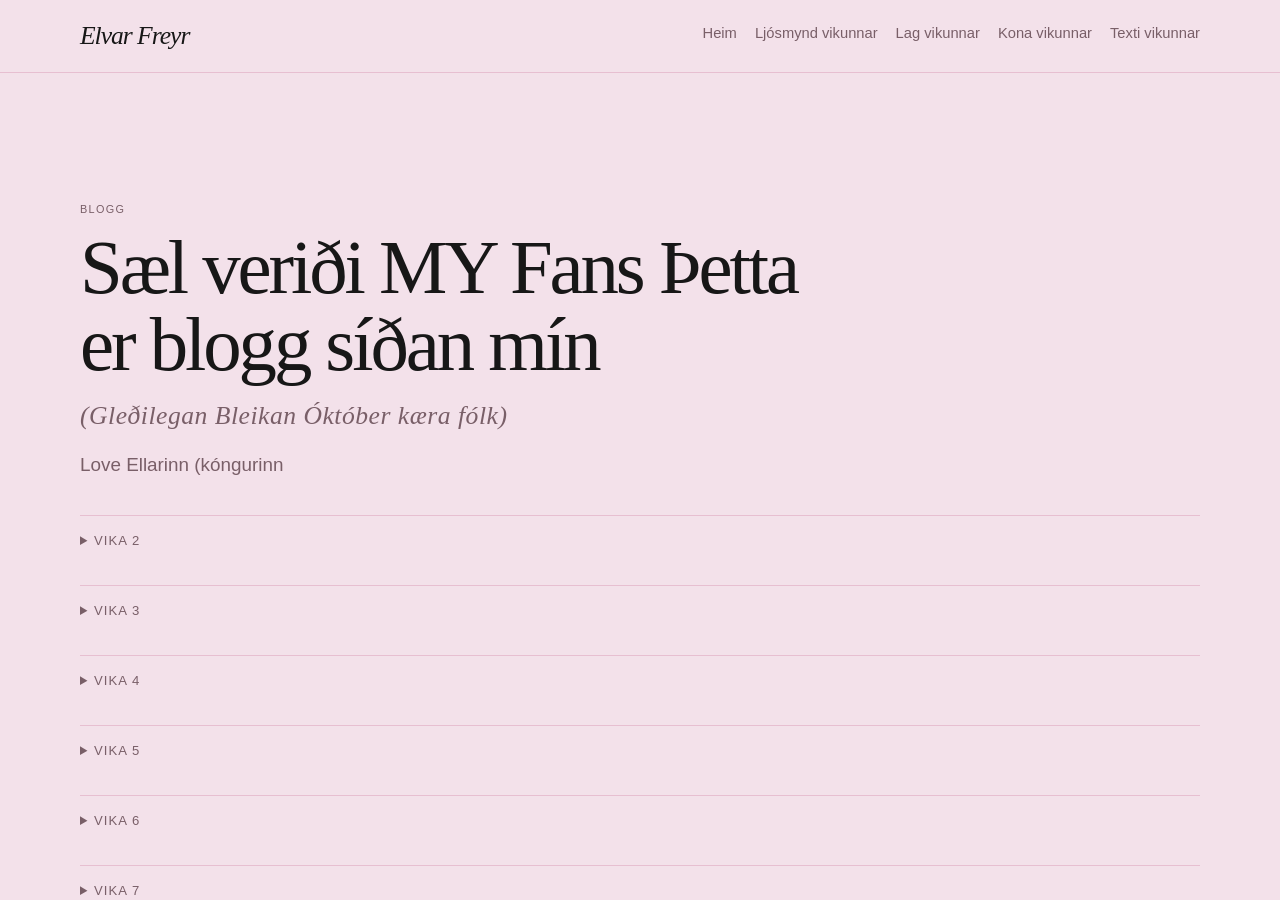
<file: index.html>
<!DOCTYPE html>
<html lang="is">
  <head>
    <meta charset="UTF-8" />
    <meta http-equiv="refresh" content="0; url=home/" />
    <link rel="canonical" href="https://elvarfreyr.com/home/" />
    <title>Elvar Freyr</title>
  </head>
  <body>
    <p><a href="home/">Opna heimasíðu</a></p>
  </body>
</html>
</file>
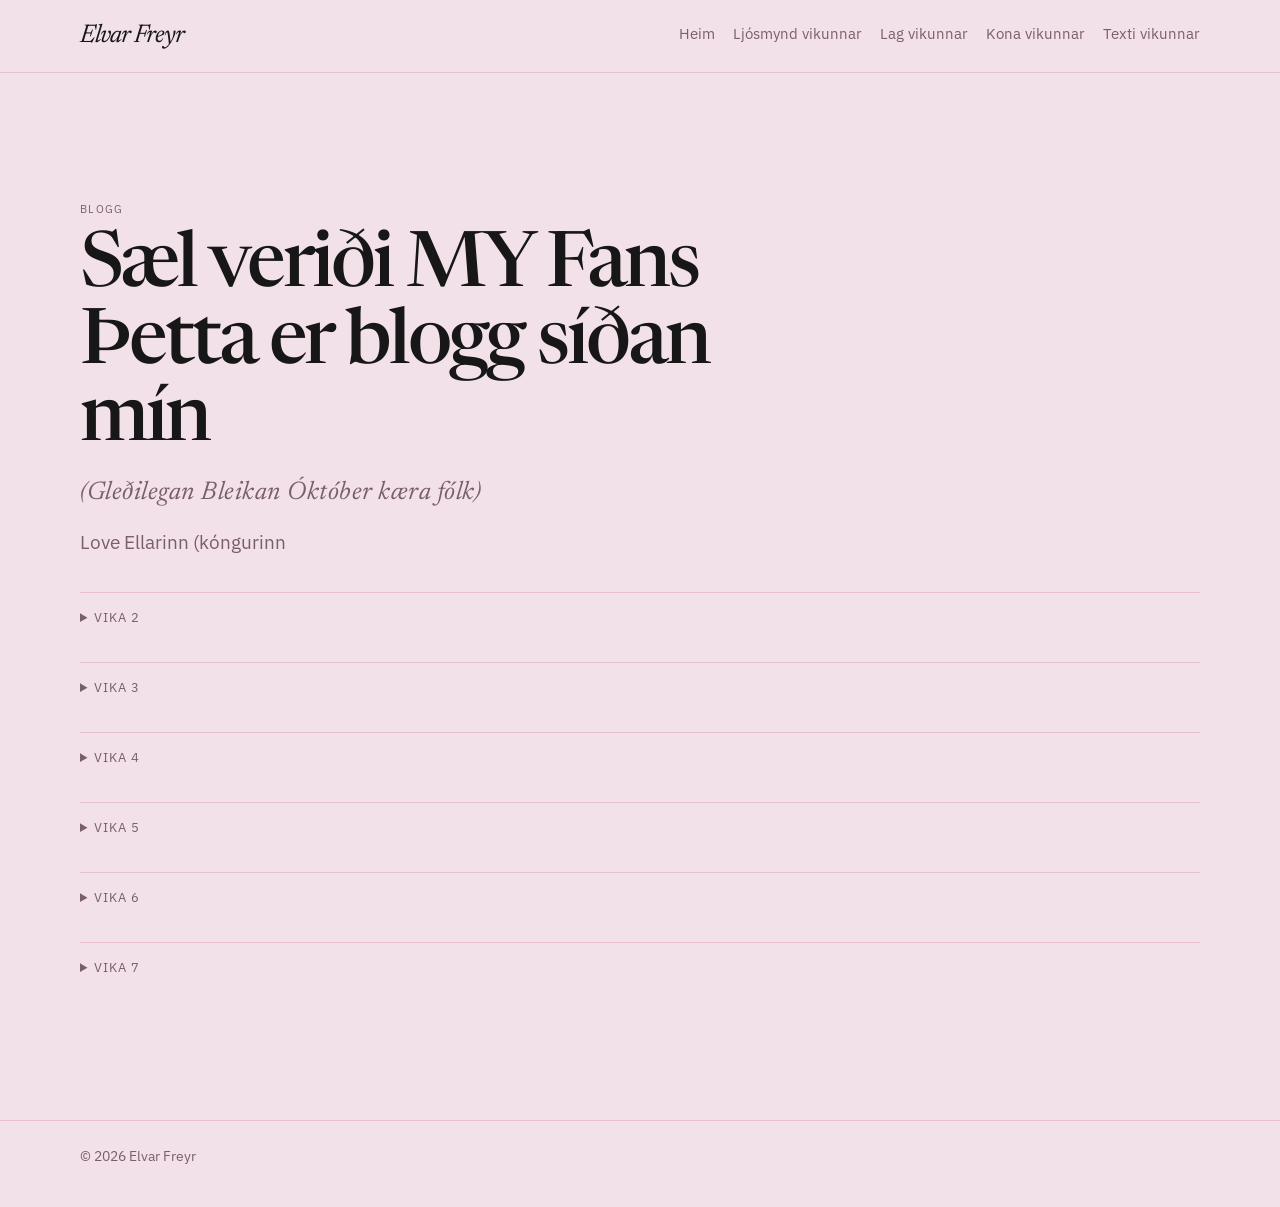
<file: home/index.html>
<!DOCTYPE html>
<html lang="is">
  <head>
    <meta charset="UTF-8" />
    <meta name="viewport" content="width=device-width, initial-scale=1.0" />
    <title>Elvar Freyr — Vikublogg</title>
    <link rel="icon" type="image/jpeg" href="../Images/profile.jpg" />
    <link rel="apple-touch-icon" href="../Images/profile.jpg" />
    <link rel="preconnect" href="https://fonts.googleapis.com" />
    <link rel="preconnect" href="https://fonts.gstatic.com" crossorigin />
    <link href="https://fonts.googleapis.com/css2?family=Newsreader:ital,wght@0,400;0,500;1,400;1,500&family=IBM+Plex+Sans:wght@400;500;600;700&display=swap" rel="stylesheet" />
    <link rel="stylesheet" href="../styles.css" />
  </head>
  <body>
    <header class="site-header">
      <div class="container">
        <a class="brand" href="../home/">Elvar Freyr</a>
        <nav class="site-nav" aria-label="Aðalvalmynd">
          <a href="../home/">Heim</a>
          <a href="../ljosmynd-vikunar/">Ljósmynd vikunnar</a>
          <a href="../lag-vikunar/">Lag vikunnar</a>
          <a href="../kona-vikunar/">Kona vikunnar</a>
          <a href="../texti-vikunar/">Texti vikunnar</a>
        </nav>
      </div>
    </header>

    <main class="page-shell">
      <section class="hero">
        <div class="container">
          <div id="homepage-content" class="home-intro"></div>
          <details class="week-archive">
            <summary>Vika 2</summary>
            <div id="week-2-content" class="single-text-block"></div>
          </details>
          <details class="week-archive">
            <summary>Vika 3</summary>
            <div id="week-3-content" class="single-text-block"></div>
          </details>
          <details class="week-archive">
            <summary>Vika 4</summary>
            <div id="week-4-content" class="single-text-block"></div>
          </details>
          <details class="week-archive">
            <summary>Vika 5</summary>
            <div id="week-5-content" class="single-text-block"></div>
          </details>
          <details class="week-archive">
            <summary>Vika 6</summary>
            <div id="week-6-content" class="single-text-block"></div>
          </details>
          <details class="week-archive">
            <summary>Vika 7</summary>
            <div id="week-7-content" class="single-text-block"></div>
          </details>
        </div>
      </section>
    </main>

    <footer class="page-footer">
      <div class="container">© 2026 Elvar Freyr</div>
    </footer>

    <script>
      fetch('../Textar/homepage.txt')
        .then((response) => {
          if (!response.ok) throw new Error('Text file not found');
          return response.text();
        })
        .then((text) => {
          const container = document.getElementById('homepage-content');
          if (!container) return;

          const lines = text
            .split(/\n/)
            .map((line) => line.trim())
            .filter(Boolean)
            .map((line) => line.replace(/\s+/g, ' '));

          const title = lines[0] || 'Elvar Freyr';
          const subtitle = lines[1] || '(kóngurinn frá Dalvík)';
          const body = lines.slice(2).join(' ');

          container.innerHTML = `
            <div class="home-intro-inner">
              <span class="eyebrow">Blogg</span>
              <h1>${title}</h1>
              <p class="byline">(${subtitle.replace(/[()]/g, '')})</p>
              <p class="lead">${body || 'Viku færslur frá mér.'}</p>
            </div>
          `;
        })
        .catch(() => {
          const container = document.getElementById('homepage-content');
          if (container) container.innerHTML = '<p class="lead">Textinn er ekki tiltækur.</p>';
        });
    </script>
    <script>
      fetch('../Textar/vika-2/homepage.txt')
        .then((response) => response.text())
        .then((text) => {
          const container = document.getElementById('week-2-content');
          if (!container) return;
          container.innerHTML = text
            .split(/\n\s*\n/)
            .map((paragraph) => paragraph.trim())
            .filter(Boolean)
            .map((paragraph) => `<p>${paragraph.replace(/\n/g, ' ')}</p>`)
            .join('');
        });
    </script>
    <script>
      fetch('../Textar/vika-3/homepage.txt')
        .then((response) => response.text())
        .then((text) => {
          const container = document.getElementById('week-3-content');
          if (!container) return;
          container.innerHTML = text
            .split(/\n\s*\n/)
            .map((paragraph) => paragraph.trim())
            .filter(Boolean)
            .map((paragraph) => `<p>${paragraph.replace(/\n/g, ' ')}</p>`)
            .join('');
        });
    </script>
    <script>
      fetch('../Textar/vika-4/homepage.txt')
        .then((response) => response.text())
        .then((text) => {
          const container = document.getElementById('week-4-content');
          if (!container) return;
          container.innerHTML = text
            .split(/\n\s*\n/)
            .map((paragraph) => paragraph.trim())
            .filter(Boolean)
            .map((paragraph) => `<p>${paragraph.replace(/\n/g, ' ')}</p>`)
            .join('');
        });
    </script>
    <script>
      fetch('../Textar/vika-5/homepage.txt')
        .then((response) => response.text())
        .then((text) => {
          const container = document.getElementById('week-5-content');
          if (!container) return;
          container.innerHTML = text
            .split(/\n\s*\n/)
            .map((paragraph) => paragraph.trim())
            .filter(Boolean)
            .map((paragraph) => `<p>${paragraph.replace(/\n/g, ' ')}</p>`)
            .join('');
        });
    </script>
    <script>
      fetch('../Textar/vika-6/homepage.txt')
        .then((response) => response.text())
        .then((text) => {
          const container = document.getElementById('week-6-content');
          if (!container) return;
          container.innerHTML = text
            .split(/\n\s*\n/)
            .map((paragraph) => paragraph.trim())
            .filter(Boolean)
            .map((paragraph) => `<p>${paragraph.replace(/\n/g, ' ')}</p>`)
            .join('');
        });
    </script>
    <script>
      fetch('../Textar/vika-7/homepage.txt')
        .then((response) => response.text())
        .then((text) => {
          const container = document.getElementById('week-7-content');
          if (!container) return;
          container.innerHTML = text
            .split(/\n\s*\n/)
            .map((paragraph) => paragraph.trim())
            .filter(Boolean)
            .map((paragraph) => `<p>${paragraph.replace(/\n/g, ' ')}</p>`)
            .join('');
        });
    </script>
  </body>
</html>
</file>
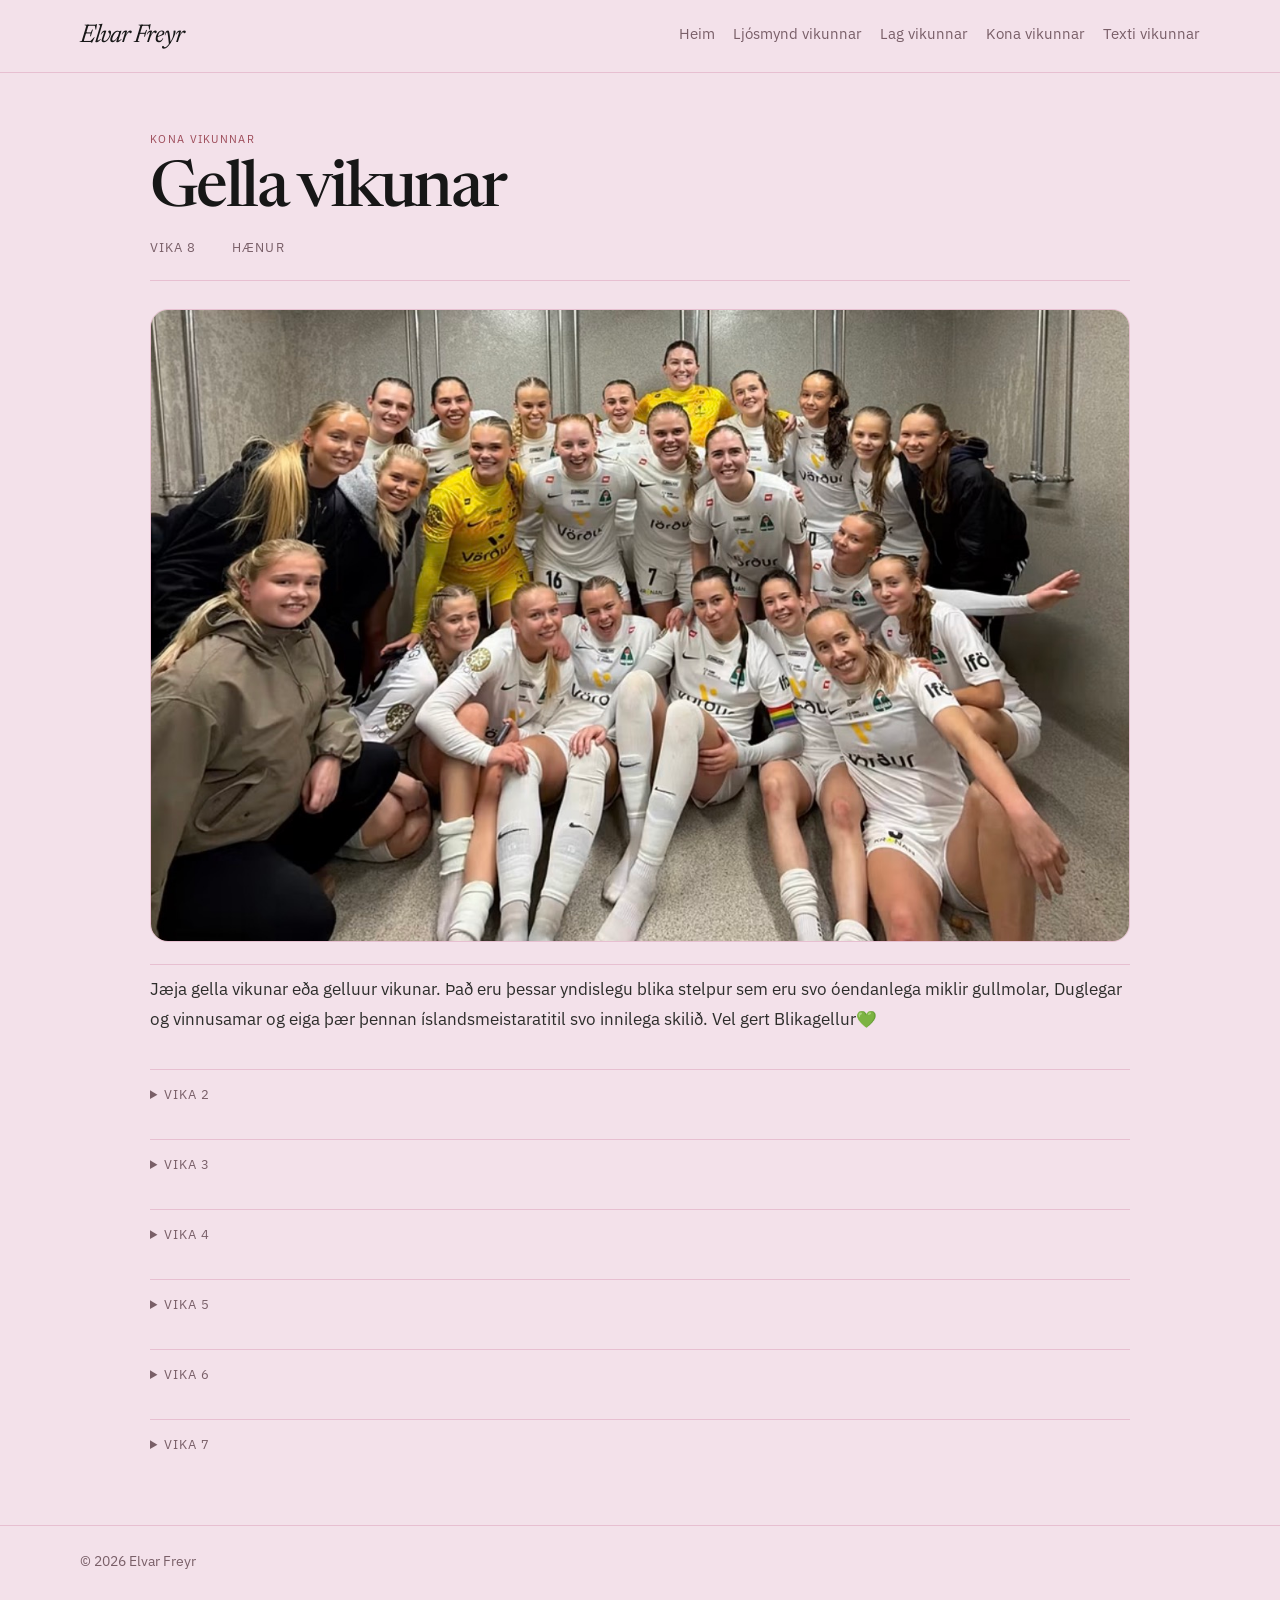
<file: kona-vikunar/index.html>
<!DOCTYPE html>
<html lang="is">
  <head>
    <meta charset="UTF-8" />
    <meta name="viewport" content="width=device-width, initial-scale=1.0" />
    <title>Kona vikunnar — Elvar Freyr</title>
    <link rel="icon" type="image/jpeg" href="../Images/profile.jpg" />
    <link rel="apple-touch-icon" href="../Images/profile.jpg" />
    <link rel="preconnect" href="https://fonts.googleapis.com" />
    <link rel="preconnect" href="https://fonts.gstatic.com" crossorigin />
    <link href="https://fonts.googleapis.com/css2?family=Newsreader:ital,wght@0,400;0,500;1,400;1,500&family=IBM+Plex+Sans:wght@400;500;600;700&display=swap" rel="stylesheet" />
    <link rel="stylesheet" href="../styles.css" />
  </head>
  <body>
    <header class="site-header">
      <div class="container">
        <a class="brand" href="../home/">Elvar Freyr</a>
        <nav class="site-nav" aria-label="Aðalvalmynd">
          <a href="../home/">Heim</a>
          <a href="../ljosmynd-vikunar/">Ljósmynd vikunnar</a>
          <a href="../lag-vikunar/">Lag vikunnar</a>
          <a href="../kona-vikunar/">Kona vikunnar</a>
          <a href="../texti-vikunar/">Texti vikunnar</a>
        </nav>
      </div>
    </header>

    <main class="entry single-entry">
      <div class="container">
        <header class="entry-header compact-header">
          <span class="eyebrow" style="color: var(--woman);">Kona vikunnar</span>
          <h1>Gella vikunar</h1>
          <div class="details">
            <span>Vika 8</span>
            <span></span>
            <span>Hænur</span>
          </div>
        </header>

        <img class="page-image" src="../Images/kona-vikunar 7.jpg" alt="Kona vikunnar" />

        <div class="single-text-block" id="text-content"></div>
        <details class="week-archive">
          <summary>Vika 2</summary>
          <img class="archive-image" src="../Images/kona-vikunar 2.jpg" alt="Kona vikunnar, Vika 2" />
          <div id="week-2-content" class="single-text-block"></div>
        </details>
        <details class="week-archive">
          <summary>Vika 3</summary>
          <img class="archive-image" src="../Images/kona-vikunar.jpg" alt="Kona vikunnar, Vika 3" />
          <div id="week-3-content" class="single-text-block"></div>
        </details>
        <details class="week-archive">
          <summary>Vika 4</summary>
          <img class="archive-image" src="../Images/vika-4/kona-vikunar 3.JPG" alt="Kona vikunnar, Vika 4" />
          <div id="week-4-content" class="single-text-block"></div>
        </details>
        <details class="week-archive">
          <summary>Vika 5</summary>
          <img class="archive-image" src="../Images/vika-5/kona-vikunar 4.JPG" alt="Kona vikunnar, Vika 5" />
          <div id="week-5-content" class="single-text-block"></div>
        </details>
        <details class="week-archive">
          <summary>Vika 6</summary>
          <img class="archive-image" src="../Images/kona-vikunar 5.JPG" alt="Kona vikunnar, Vika 6" />
          <div id="week-6-content" class="single-text-block"></div>
        </details>
        <details class="week-archive">
          <summary>Vika 7</summary>
          <img class="archive-image" src="../Images/vika-7/kona-vikunar 6.JPG" alt="Kona vikunnar, Vika 7" />
          <div id="week-7-content" class="single-text-block"></div>
        </details>
      </div>
    </main>

    <footer class="page-footer">
      <div class="container">© 2026 Elvar Freyr</div>
    </footer>

    <script>
      fetch('../Textar/kona-vikunar.txt')
        .then((response) => {
          if (!response.ok) throw new Error('Text file not found');
          return response.text();
        })
        .then((text) => {
          const container = document.getElementById('text-content');
          if (!container) return;

          const paragraphs = text
            .split(/\n\s*\n/)
            .map((paragraph) => paragraph.trim())
            .filter(Boolean);

          container.innerHTML = paragraphs
            .map((paragraph) => `<p>${paragraph.replace(/\n/g, ' ')}</p>`)
            .join('');
        })
        .catch(() => {
          const container = document.getElementById('text-content');
          if (container) {
            container.innerHTML = '<p>Textinn er ekki tiltækur.</p>';
          }
        });
    </script>
    <script>
      fetch('../Textar/vika-2/kona-vikunar.txt')
        .then((response) => response.text())
        .then((text) => {
          const container = document.getElementById('week-2-content');
          if (!container) return;
          container.innerHTML = text
            .split(/\n\s*\n/)
            .map((paragraph) => paragraph.trim())
            .filter(Boolean)
            .map((paragraph) => `<p>${paragraph.replace(/\n/g, ' ')}</p>`)
            .join('');
        });
    </script>
    <script>
      fetch('../Textar/vika-3/kona-vikunar.txt')
        .then((response) => response.text())
        .then((text) => {
          const container = document.getElementById('week-3-content');
          if (!container) return;
          container.innerHTML = text
            .split(/\n\s*\n/)
            .map((paragraph) => paragraph.trim())
            .filter(Boolean)
            .map((paragraph) => `<p>${paragraph.replace(/\n/g, ' ')}</p>`)
            .join('');
        });
    </script>
    <script>
      fetch('../Textar/vika-4/kona-vikunar.txt')
        .then((response) => response.text())
        .then((text) => {
          const container = document.getElementById('week-4-content');
          if (!container) return;
          container.innerHTML = text
            .split(/\n\s*\n/)
            .map((paragraph) => paragraph.trim())
            .filter(Boolean)
            .map((paragraph) => `<p>${paragraph.replace(/\n/g, ' ')}</p>`)
            .join('');
        });
    </script>
    <script>
      fetch('../Textar/vika-5/kona-vikunar.txt')
        .then((response) => response.text())
        .then((text) => {
          const container = document.getElementById('week-5-content');
          if (!container) return;
          container.innerHTML = text
            .split(/\n\s*\n/)
            .map((paragraph) => paragraph.trim())
            .filter(Boolean)
            .map((paragraph) => `<p>${paragraph.replace(/\n/g, ' ')}</p>`)
            .join('');
        });
    </script>
    <script>
      fetch('../Textar/vika-6/kona-vikunar.txt')
        .then((response) => response.text())
        .then((text) => {
          const container = document.getElementById('week-6-content');
          if (!container) return;
          container.innerHTML = text
            .split(/\n\s*\n/)
            .map((paragraph) => paragraph.trim())
            .filter(Boolean)
            .map((paragraph) => `<p>${paragraph.replace(/\n/g, ' ')}</p>`)
            .join('');
        });
    </script>
    <script>
      fetch('../Textar/vika-7/kona-vikunar.txt')
        .then((response) => response.text())
        .then((text) => {
          const container = document.getElementById('week-7-content');
          if (!container) return;
          container.innerHTML = text
            .split(/\n\s*\n/)
            .map((paragraph) => paragraph.trim())
            .filter(Boolean)
            .map((paragraph) => `<p>${paragraph.replace(/\n/g, ' ')}</p>`)
            .join('');
        });
    </script>
  </body>
</html>
</file>
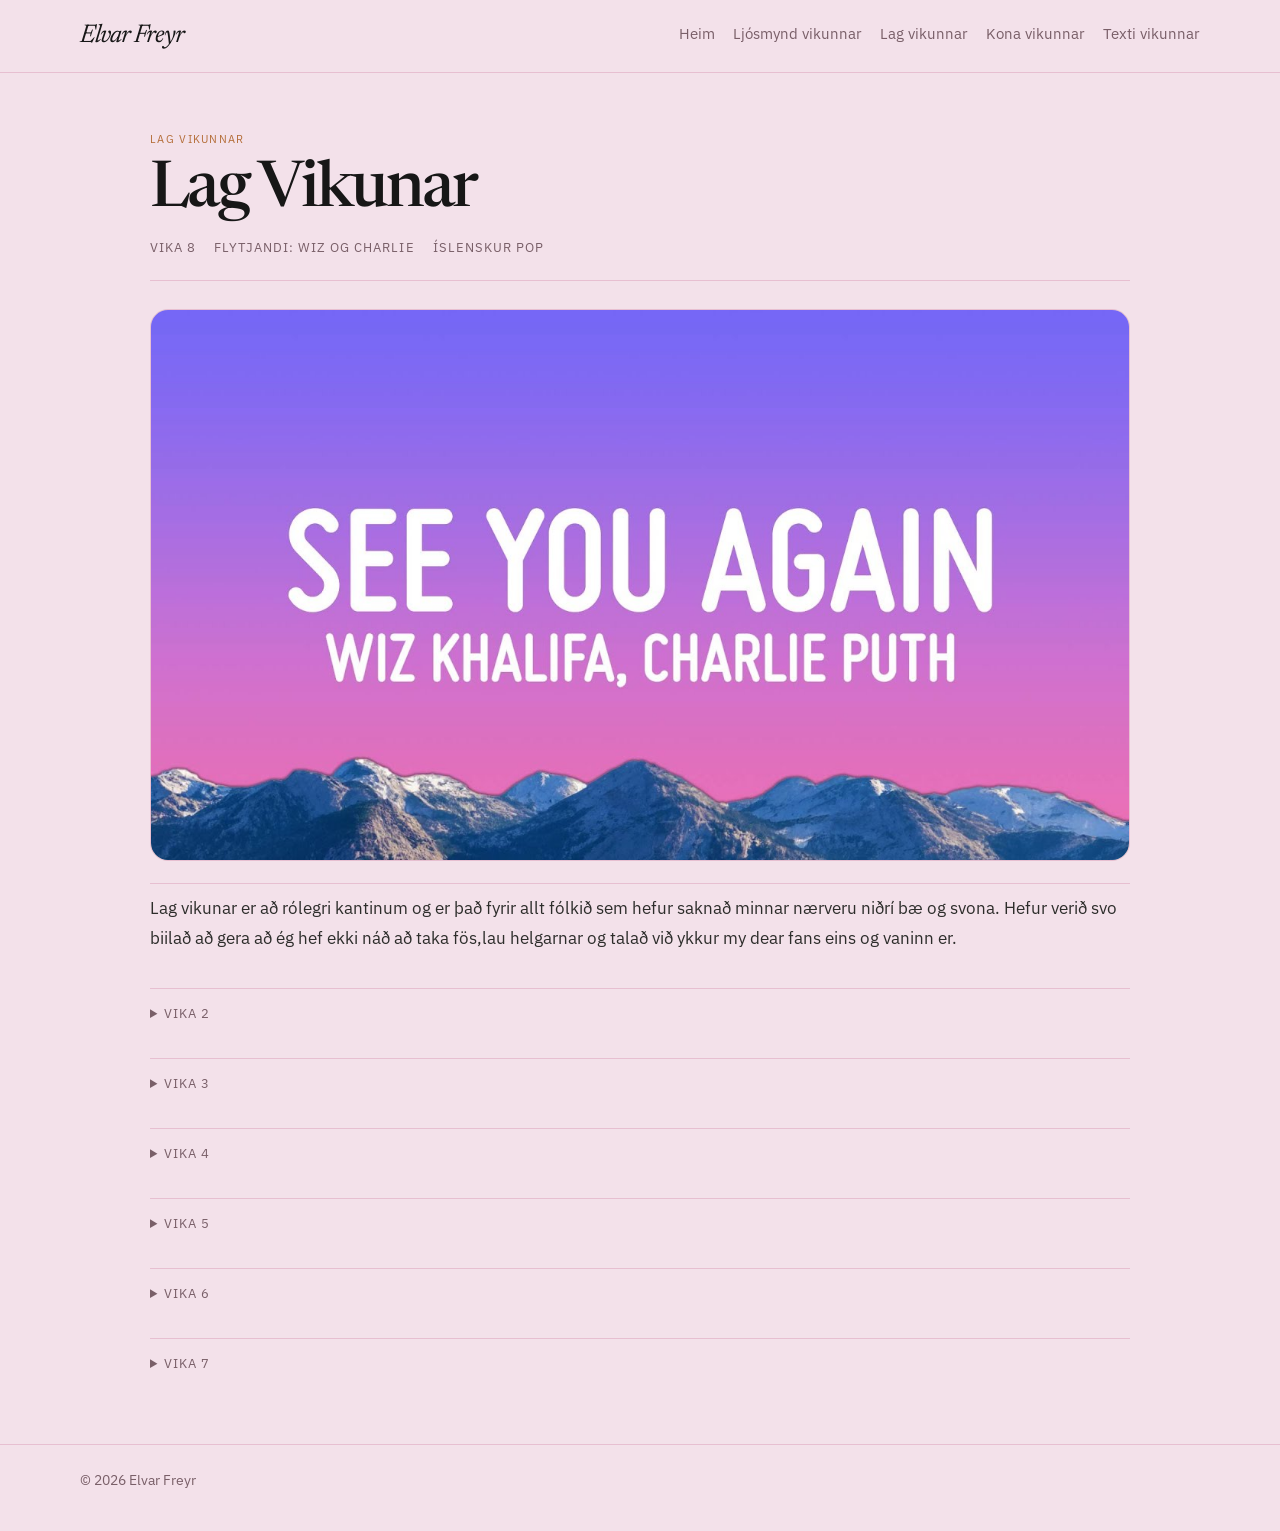
<file: lag-vikunar/index.html>
<!DOCTYPE html>
<html lang="is">
  <head>
    <meta charset="UTF-8" />
    <meta name="viewport" content="width=device-width, initial-scale=1.0" />
    <title>Lag vikunnar — Elvar Freyr</title>
    <link rel="icon" type="image/jpeg" href="../Images/profile.jpg" />
    <link rel="apple-touch-icon" href="../Images/profile.jpg" />
    <link rel="preconnect" href="https://fonts.googleapis.com" />
    <link rel="preconnect" href="https://fonts.gstatic.com" crossorigin />
    <link href="https://fonts.googleapis.com/css2?family=Newsreader:ital,wght@0,400;0,500;1,400;1,500&family=IBM+Plex+Sans:wght@400;500;600;700&display=swap" rel="stylesheet" />
    <link rel="stylesheet" href="../styles.css" />
  </head>
  <body>
    <header class="site-header">
      <div class="container">
        <a class="brand" href="../home/">Elvar Freyr</a>
        <nav class="site-nav" aria-label="Aðalvalmynd">
          <a href="../home/">Heim</a>
          <a href="../ljosmynd-vikunar/">Ljósmynd vikunnar</a>
          <a href="../lag-vikunar/">Lag vikunnar</a>
          <a href="../kona-vikunar/">Kona vikunnar</a>
          <a href="../texti-vikunar/">Texti vikunnar</a>
        </nav>
      </div>
    </header>

    <main class="entry single-entry">
      <div class="container">
        <header class="entry-header compact-header">
          <span class="eyebrow">Lag vikunnar</span>
          <h1>Lag Vikunar</h1>
          <div class="details">
            <span>Vika 8</span>
            <span>Flytjandi: wiz og charlie</span>
            <span>Íslenskur pop</span>
          </div>
        </header>

        <img class="page-image" src="../Images/lag-vikunar 7.JPG" alt="Lag vikunnar" />

        <div class="single-text-block" id="text-content"></div>
        <details class="week-archive">
          <summary>Vika 2</summary>
          <img class="archive-image" src="../Images/lag-vikunar 2.JPG" alt="Lag vikunnar, Vika 2" />
          <div id="week-2-content" class="single-text-block"></div>
        </details>
        <details class="week-archive">
          <summary>Vika 3</summary>
          <img class="archive-image" src="../Images/lag-vikunar.JPG" alt="Lag vikunnar, Vika 3" />
          <div id="week-3-content" class="single-text-block"></div>
        </details>
        <details class="week-archive">
          <summary>Vika 4</summary>
          <img class="archive-image" src="../Images/vika-4/lag-vikunar 3.JPG" alt="Lag vikunnar, Vika 4" />
          <div id="week-4-content" class="single-text-block"></div>
        </details>
        <details class="week-archive">
          <summary>Vika 5</summary>
          <img class="archive-image" src="../Images/vika-5/lag-vikunar 4.JPG" alt="Lag vikunnar, Vika 5" />
          <div id="week-5-content" class="single-text-block"></div>
        </details>
        <details class="week-archive">
          <summary>Vika 6</summary>
          <img class="archive-image" src="../Images/lag-vikunar 5.jpg" alt="Lag vikunnar, Vika 6" />
          <div id="week-6-content" class="single-text-block"></div>
        </details>
        <details class="week-archive">
          <summary>Vika 7</summary>
          <img class="archive-image" src="../Images/vika-7/lag-vikunar 6.JPG" alt="Lag vikunnar, Vika 7" />
          <div id="week-7-content" class="single-text-block"></div>
        </details>
      </div>
    </main>

    <footer class="page-footer">
      <div class="container">© 2026 Elvar Freyr</div>
    </footer>

    <script>
      fetch('../Textar/lag-vikunar.txt')
        .then((response) => {
          if (!response.ok) throw new Error('Text file not found');
          return response.text();
        })
        .then((text) => {
          const container = document.getElementById('text-content');
          if (!container) return;

          const paragraphs = text
            .split(/\n\s*\n/)
            .map((paragraph) => paragraph.trim())
            .filter(Boolean);

          container.innerHTML = paragraphs
            .map((paragraph) => `<p>${paragraph.replace(/\n/g, ' ')}</p>`)
            .join('');
        })
        .catch(() => {
          const container = document.getElementById('text-content');
          if (container) {
            container.innerHTML = '<p>Textinn er ekki tiltækur.</p>';
          }
        });
    </script>
    <script>
      fetch('../Textar/vika-2/lag-vikunar.txt')
        .then((response) => response.text())
        .then((text) => {
          const container = document.getElementById('week-2-content');
          if (!container) return;
          container.innerHTML = text
            .split(/\n\s*\n/)
            .map((paragraph) => paragraph.trim())
            .filter(Boolean)
            .map((paragraph) => `<p>${paragraph.replace(/\n/g, ' ')}</p>`)
            .join('');
        });
    </script>
    <script>
      fetch('../Textar/vika-3/lag-vikunar.txt')
        .then((response) => response.text())
        .then((text) => {
          const container = document.getElementById('week-3-content');
          if (!container) return;
          container.innerHTML = text
            .split(/\n\s*\n/)
            .map((paragraph) => paragraph.trim())
            .filter(Boolean)
            .map((paragraph) => `<p>${paragraph.replace(/\n/g, ' ')}</p>`)
            .join('');
        });
    </script>
    <script>
      fetch('../Textar/vika-4/lag-vikunar.txt')
        .then((response) => response.text())
        .then((text) => {
          const container = document.getElementById('week-4-content');
          if (!container) return;
          container.innerHTML = text
            .split(/\n\s*\n/)
            .map((paragraph) => paragraph.trim())
            .filter(Boolean)
            .map((paragraph) => `<p>${paragraph.replace(/\n/g, ' ')}</p>`)
            .join('');
        });
    </script>
    <script>
      fetch('../Textar/vika-5/lag-vikunar.txt')
        .then((response) => response.text())
        .then((text) => {
          const container = document.getElementById('week-5-content');
          if (!container) return;
          container.innerHTML = text
            .split(/\n\s*\n/)
            .map((paragraph) => paragraph.trim())
            .filter(Boolean)
            .map((paragraph) => `<p>${paragraph.replace(/\n/g, ' ')}</p>`)
            .join('');
        });
    </script>
    <script>
      fetch('../Textar/vika-6/lag-vikunar.txt')
        .then((response) => response.text())
        .then((text) => {
          const container = document.getElementById('week-6-content');
          if (!container) return;
          container.innerHTML = text
            .split(/\n\s*\n/)
            .map((paragraph) => paragraph.trim())
            .filter(Boolean)
            .map((paragraph) => `<p>${paragraph.replace(/\n/g, ' ')}</p>`)
            .join('');
        });
    </script>
    <script>
      fetch('../Textar/vika-7/lag-vikunar.txt')
        .then((response) => response.text())
        .then((text) => {
          const container = document.getElementById('week-7-content');
          if (!container) return;
          container.innerHTML = text
            .split(/\n\s*\n/)
            .map((paragraph) => paragraph.trim())
            .filter(Boolean)
            .map((paragraph) => `<p>${paragraph.replace(/\n/g, ' ')}</p>`)
            .join('');
        });
    </script>
  </body>
</html>
</file>
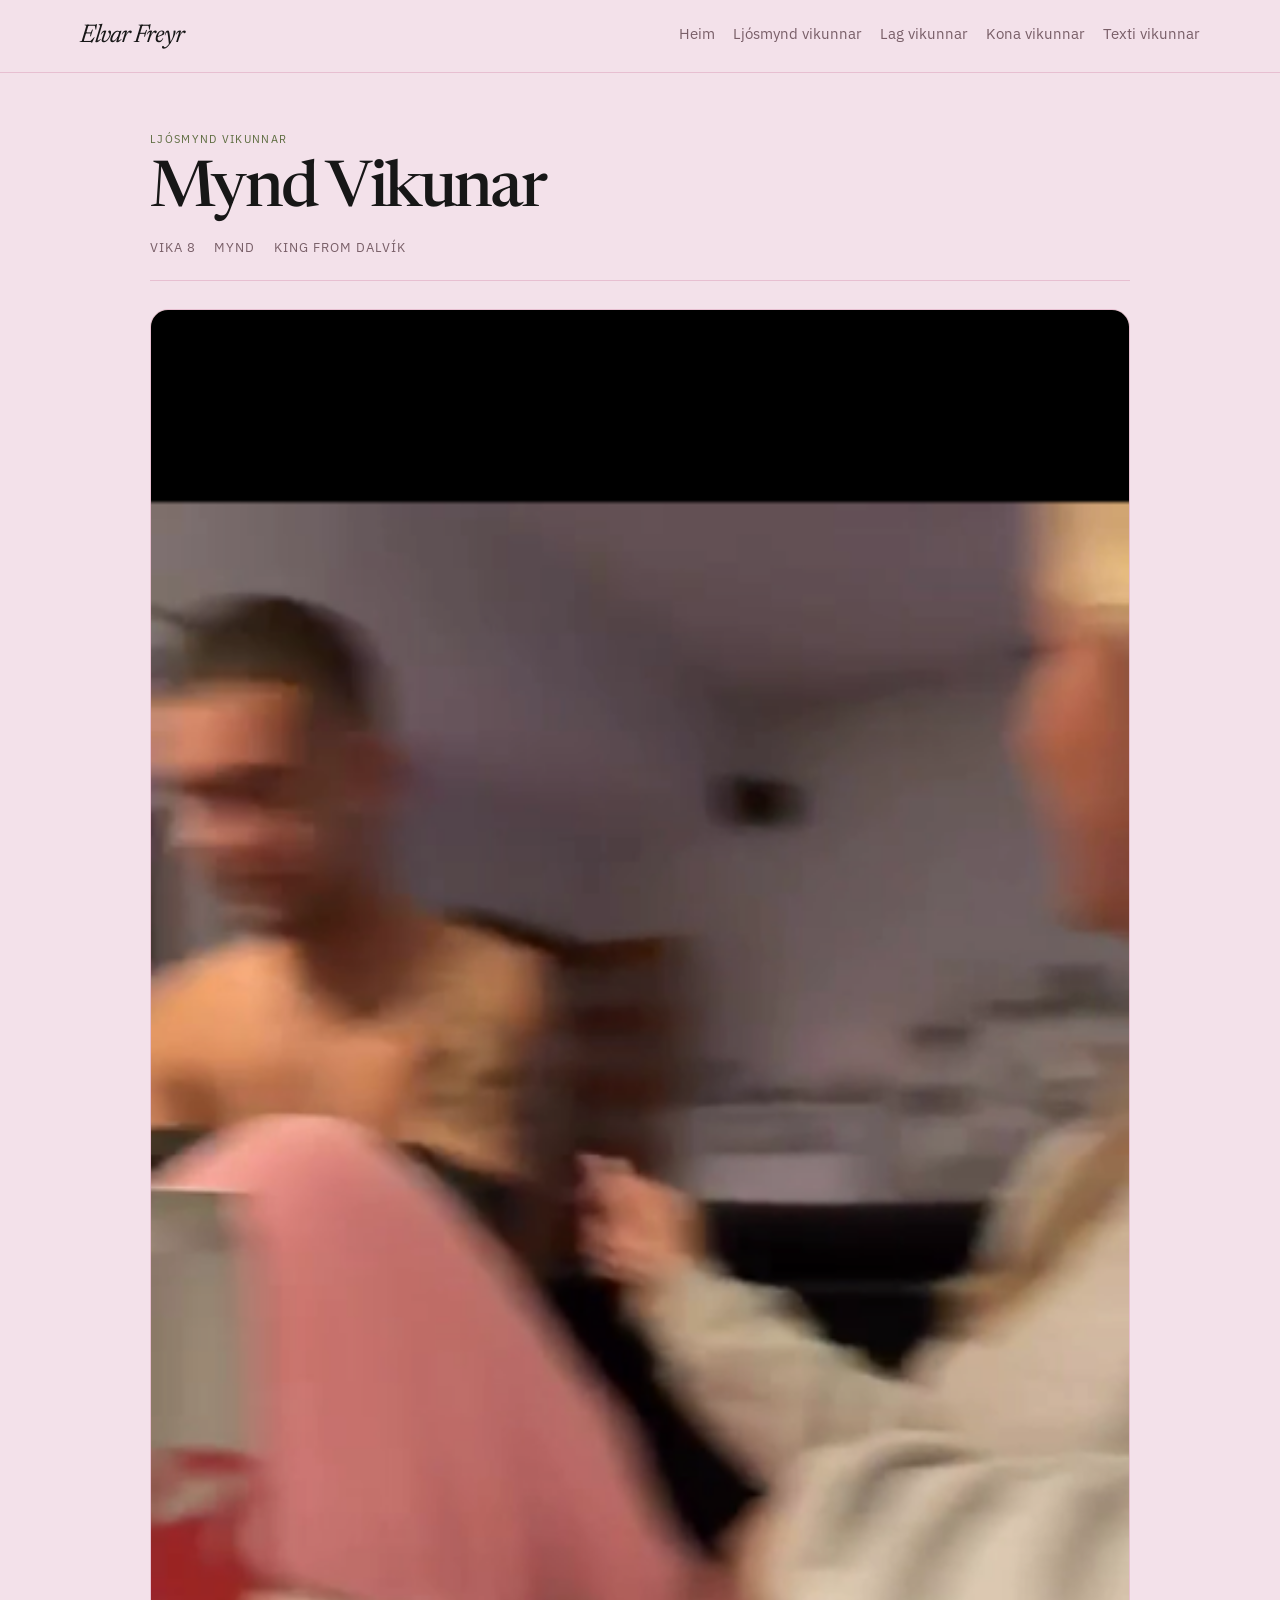
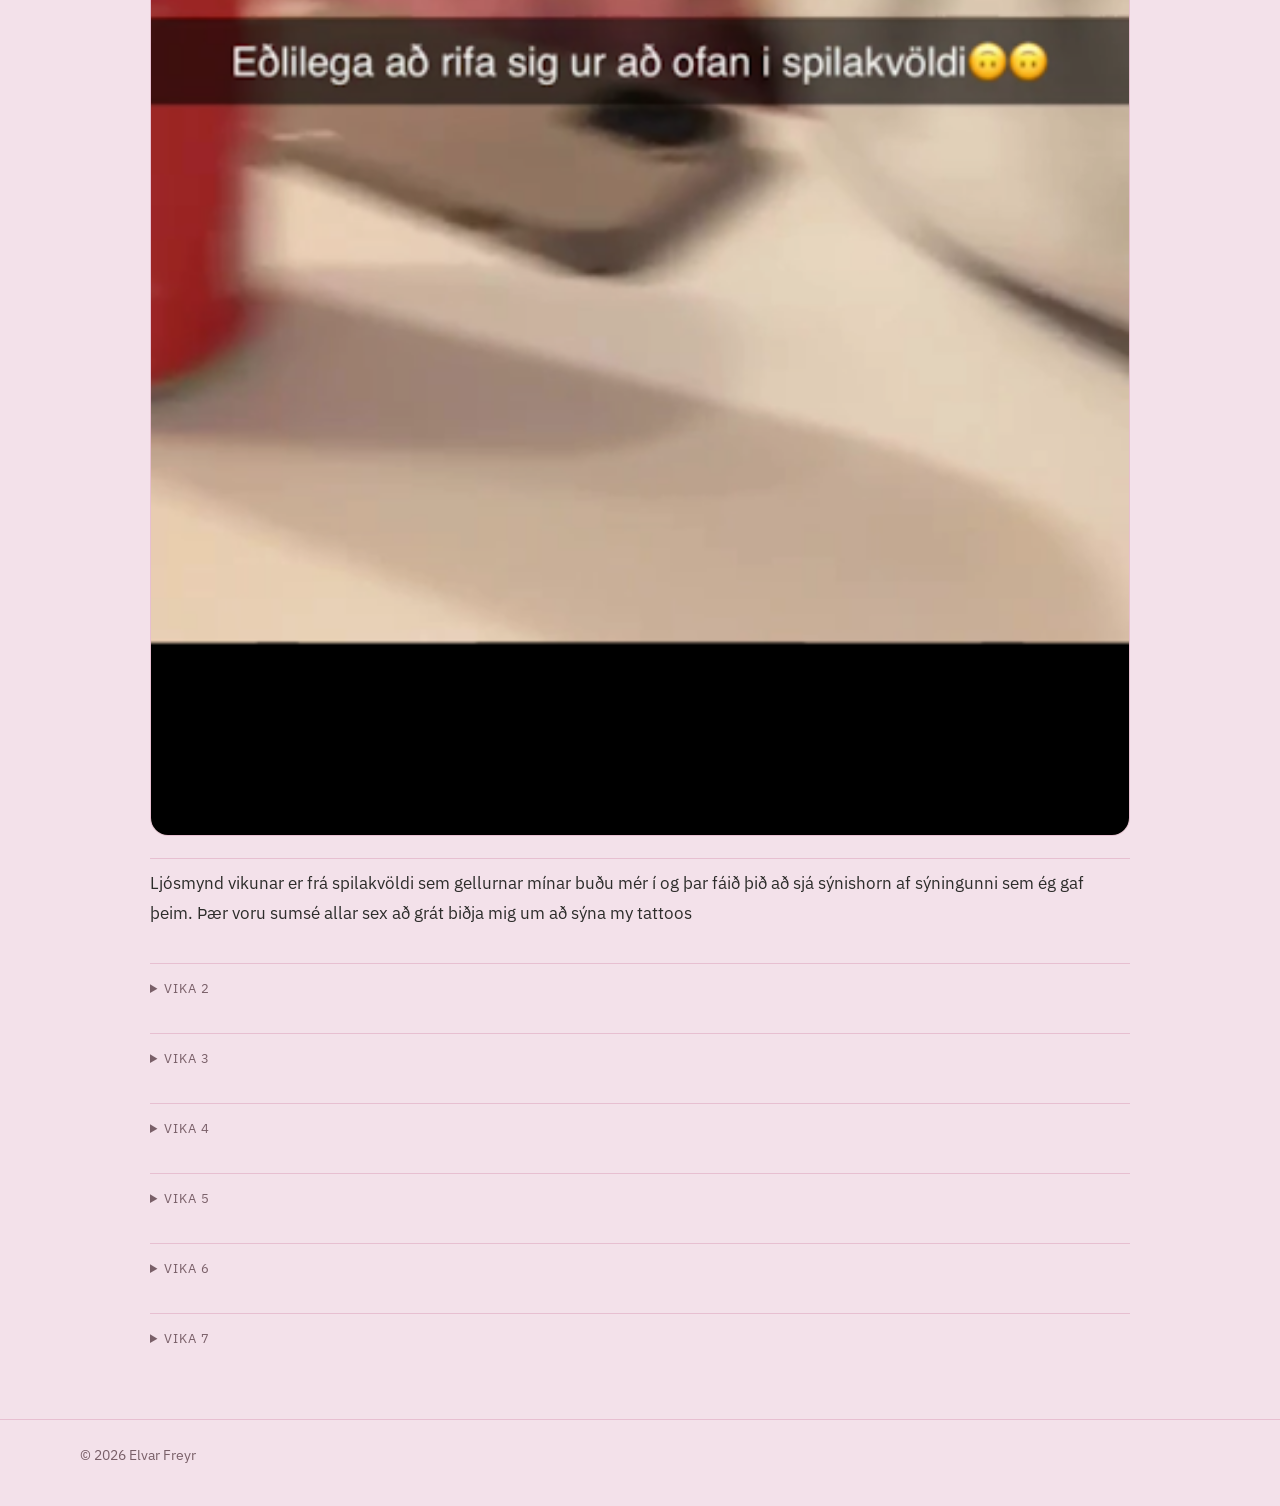
<file: ljosmynd-vikunar/index.html>
<!DOCTYPE html>
<html lang="is">
  <head>
    <meta charset="UTF-8" />
    <meta name="viewport" content="width=device-width, initial-scale=1.0" />
    <title>Ljósmynd vikunnar — Elvar Freyr</title>
    <link rel="icon" type="image/jpeg" href="../Images/profile.jpg" />
    <link rel="apple-touch-icon" href="../Images/profile.jpg" />
    <link rel="preconnect" href="https://fonts.googleapis.com" />
    <link rel="preconnect" href="https://fonts.gstatic.com" crossorigin />
    <link href="https://fonts.googleapis.com/css2?family=Newsreader:ital,wght@0,400;0,500;1,400;1,500&family=IBM+Plex+Sans:wght@400;500;600;700&display=swap" rel="stylesheet" />
    <link rel="stylesheet" href="../styles.css" />
  </head>
  <body>
    <header class="site-header">
      <div class="container">
        <a class="brand" href="../home/">Elvar Freyr</a>
        <nav class="site-nav" aria-label="Aðalvalmynd">
          <a href="../home/">Heim</a>
          <a href="../ljosmynd-vikunar/">Ljósmynd vikunnar</a>
          <a href="../lag-vikunar/">Lag vikunnar</a>
          <a href="../kona-vikunar/">Kona vikunnar</a>
          <a href="../texti-vikunar/">Texti vikunnar</a>
        </nav>
      </div>
    </header>

    <main class="entry single-entry">
      <div class="container">
        <header class="entry-header compact-header">
          <span class="eyebrow" style="color: var(--photo);">Ljósmynd vikunnar</span>
          <h1>Mynd Vikunar</h1>
          <div class="details">
            <span>Vika 8</span>
            <span>Mynd</span>
            <span>King From Dalvík</span>
          </div>
        </header>

        <img class="page-image" src="../Images/mynd-vikunar 7.PNG" alt="Ljósmynd vikunnar" />

        <div class="single-text-block" id="text-content"></div>
        <details class="week-archive">
          <summary>Vika 2</summary>
          <img class="archive-image" src="../Images/mynd-vikunar 2.jpg" alt="Ljósmynd vikunnar, Vika 2" />
          <div id="week-2-content" class="single-text-block"></div>
        </details>
        <details class="week-archive">
          <summary>Vika 3</summary>
          <img class="archive-image" src="../Images/mynd-vikunar.PNG" alt="Ljósmynd vikunnar, Vika 3" />
          <div id="week-3-content" class="single-text-block"></div>
        </details>
        <details class="week-archive">
          <summary>Vika 4</summary>
          <img class="archive-image" src="../Images/vika-4/mynd-vikunar 3.JPG" alt="Ljósmynd vikunnar, Vika 4" />
          <div id="week-4-content" class="single-text-block"></div>
        </details>
        <details class="week-archive">
          <summary>Vika 5</summary>
          <img class="archive-image" src="../Images/vika-5/mynd-vikunar 4.JPG" alt="Ljósmynd vikunnar, Vika 5" />
          <div id="week-5-content" class="single-text-block"></div>
        </details>
        <details class="week-archive">
          <summary>Vika 6</summary>
          <img class="archive-image" src="../Images/mynd-vikunar 5.JPG" alt="Ljósmynd vikunnar, Vika 6" />
          <div id="week-6-content" class="single-text-block"></div>
        </details>
        <details class="week-archive">
          <summary>Vika 7</summary>
          <img class="archive-image" src="../Images/vika-7/mynd-vikunar 6.JPG" alt="Ljósmynd vikunnar, Vika 7" />
          <div id="week-7-content" class="single-text-block"></div>
        </details>
      </div>
    </main>

    <footer class="page-footer">
      <div class="container">© 2026 Elvar Freyr</div>
    </footer>

    <script>
      fetch('../Textar/ljosmynd-vikunar.txt')
        .then((response) => {
          if (!response.ok) throw new Error('Text file not found');
          return response.text();
        })
        .then((text) => {
          const container = document.getElementById('text-content');
          if (!container) return;

          const paragraphs = text
            .split(/\n\s*\n/)
            .map((paragraph) => paragraph.trim())
            .filter(Boolean);

          container.innerHTML = paragraphs
            .map((paragraph) => `<p>${paragraph.replace(/\n/g, ' ')}</p>`)
            .join('');
        })
        .catch(() => {
          const container = document.getElementById('text-content');
          if (container) {
            container.innerHTML = '<p>Textinn er ekki tiltækur.</p>';
          }
        });
    </script>
    <script>
      fetch('../Textar/vika-2/ljosmynd-vikunar.txt')
        .then((response) => response.text())
        .then((text) => {
          const container = document.getElementById('week-2-content');
          if (!container) return;
          container.innerHTML = text
            .split(/\n\s*\n/)
            .map((paragraph) => paragraph.trim())
            .filter(Boolean)
            .map((paragraph) => `<p>${paragraph.replace(/\n/g, ' ')}</p>`)
            .join('');
        });
    </script>
    <script>
      fetch('../Textar/vika-3/ljosmynd-vikunar.txt')
        .then((response) => response.text())
        .then((text) => {
          const container = document.getElementById('week-3-content');
          if (!container) return;
          container.innerHTML = text
            .split(/\n\s*\n/)
            .map((paragraph) => paragraph.trim())
            .filter(Boolean)
            .map((paragraph) => `<p>${paragraph.replace(/\n/g, ' ')}</p>`)
            .join('');
        });
    </script>
    <script>
      fetch('../Textar/vika-4/ljosmynd-vikunar.txt')
        .then((response) => response.text())
        .then((text) => {
          const container = document.getElementById('week-4-content');
          if (!container) return;
          container.innerHTML = text
            .split(/\n\s*\n/)
            .map((paragraph) => paragraph.trim())
            .filter(Boolean)
            .map((paragraph) => `<p>${paragraph.replace(/\n/g, ' ')}</p>`)
            .join('');
        });
    </script>
    <script>
      fetch('../Textar/vika-5/ljosmynd-vikunar.txt')
        .then((response) => response.text())
        .then((text) => {
          const container = document.getElementById('week-5-content');
          if (!container) return;
          container.innerHTML = text
            .split(/\n\s*\n/)
            .map((paragraph) => paragraph.trim())
            .filter(Boolean)
            .map((paragraph) => `<p>${paragraph.replace(/\n/g, ' ')}</p>`)
            .join('');
        });
    </script>
    <script>
      fetch('../Textar/vika-6/ljosmynd-vikunar.txt')
        .then((response) => response.text())
        .then((text) => {
          const container = document.getElementById('week-6-content');
          if (!container) return;
          container.innerHTML = text
            .split(/\n\s*\n/)
            .map((paragraph) => paragraph.trim())
            .filter(Boolean)
            .map((paragraph) => `<p>${paragraph.replace(/\n/g, ' ')}</p>`)
            .join('');
        });
    </script>
    <script>
      fetch('../Textar/vika-7/ljosmynd-vikunar.txt')
        .then((response) => response.text())
        .then((text) => {
          const container = document.getElementById('week-7-content');
          if (!container) return;
          container.innerHTML = text
            .split(/\n\s*\n/)
            .map((paragraph) => paragraph.trim())
            .filter(Boolean)
            .map((paragraph) => `<p>${paragraph.replace(/\n/g, ' ')}</p>`)
            .join('');
        });
    </script>
  </body>
</html>
</file>
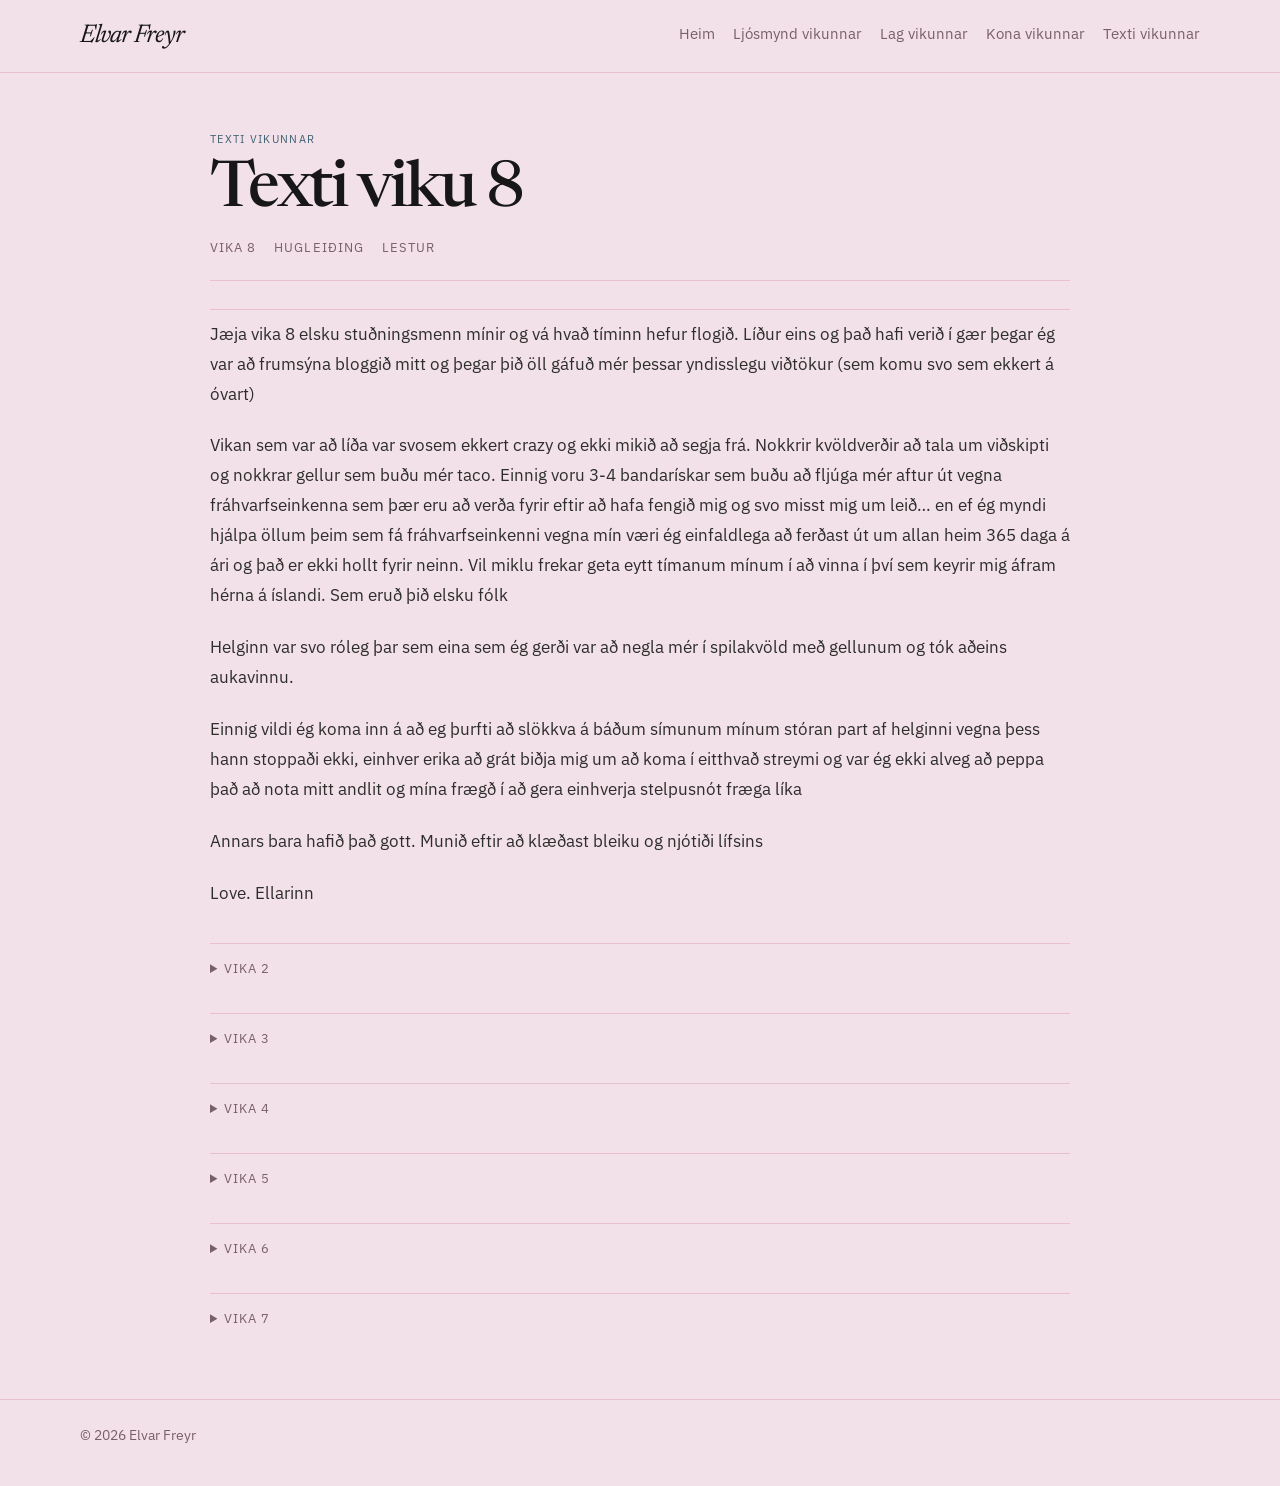
<file: texti-vikunar/index.html>
<!DOCTYPE html>
<html lang="is">
  <head>
    <meta charset="UTF-8" />
    <meta name="viewport" content="width=device-width, initial-scale=1.0" />
    <title>Texti vikunnar — Elvar Freyr</title>
    <link rel="icon" type="image/jpeg" href="../Images/profile.jpg" />
    <link rel="apple-touch-icon" href="../Images/profile.jpg" />
    <link rel="preconnect" href="https://fonts.googleapis.com" />
    <link rel="preconnect" href="https://fonts.gstatic.com" crossorigin />
    <link href="https://fonts.googleapis.com/css2?family=Newsreader:ital,wght@0,400;0,500;1,400;1,500&family=IBM+Plex+Sans:wght@400;500;600;700&display=swap" rel="stylesheet" />
    <link rel="stylesheet" href="../styles.css" />
  </head>
  <body>
    <header class="site-header">
      <div class="container">
        <a class="brand" href="../home/">Elvar Freyr</a>
        <nav class="site-nav" aria-label="Aðalvalmynd">
          <a href="../home/">Heim</a>
          <a href="../ljosmynd-vikunar/">Ljósmynd vikunnar</a>
          <a href="../lag-vikunar/">Lag vikunnar</a>
          <a href="../kona-vikunar/">Kona vikunnar</a>
          <a href="../texti-vikunar/">Texti vikunnar</a>
        </nav>
      </div>
    </header>

    <main class="entry">
      <div class="container">
        <header class="entry-header">
          <span class="eyebrow" style="color: var(--text);">Texti vikunnar</span>
          <h1>Texti viku 8</h1>
          <div class="details">
            <span>Vika 8</span>
            <span>Hugleiðing</span>
            <span>Lestur</span>
          </div>
        </header>

        <div class="single-text-block" id="text-content"></div>
        <details class="week-archive">
          <summary>Vika 2</summary>
          <div id="week-2-content" class="single-text-block"></div>
        </details>
        <details class="week-archive">
          <summary>Vika 3</summary>
          <div id="week-3-content" class="single-text-block"></div>
        </details>
        <details class="week-archive">
          <summary>Vika 4</summary>
          <div id="week-4-content" class="single-text-block"></div>
        </details>
        <details class="week-archive">
          <summary>Vika 5</summary>
          <div id="week-5-content" class="single-text-block"></div>
        </details>
        <details class="week-archive">
          <summary>Vika 6</summary>
          <div id="week-6-content" class="single-text-block"></div>
        </details>
        <details class="week-archive">
          <summary>Vika 7</summary>
          <div id="week-7-content" class="single-text-block"></div>
        </details>
      </div>
    </main>

    <footer class="page-footer">
      <div class="container">© 2026 Elvar Freyr</div>
    </footer>

    <script>
      const textFile = '../Textar/texti-vikunar.txt';

      fetch(textFile)
        .then((response) => {
          if (!response.ok) throw new Error('Text file not found');
          return response.text();
        })
        .then((text) => {
          const container = document.getElementById('text-content');
          if (!container) return;

          const paragraphs = text
            .split(/\n\s*\n/)
            .map((paragraph) => paragraph.trim())
            .filter(Boolean);

          container.innerHTML = paragraphs
            .map((paragraph) => `<p>${paragraph.replace(/\n/g, ' ')}</p>`)
            .join('');
        })
        .catch(() => {
          const container = document.getElementById('text-content');
          if (container) {
            container.innerHTML = '<p>Textinn er ekki tiltækur.</p>';
          }
        });
    </script>
    <script>
      fetch('../Textar/vika-2/texti-vikunar.txt')
        .then((response) => response.text())
        .then((text) => {
          const container = document.getElementById('week-2-content');
          if (!container) return;
          container.innerHTML = text
            .split(/\n\s*\n/)
            .map((paragraph) => paragraph.trim())
            .filter(Boolean)
            .map((paragraph) => `<p>${paragraph.replace(/\n/g, ' ')}</p>`)
            .join('');
        });
    </script>
    <script>
      fetch('../Textar/vika-3/texti-vikunar.txt')
        .then((response) => response.text())
        .then((text) => {
          const container = document.getElementById('week-3-content');
          if (!container) return;
          container.innerHTML = text
            .split(/\n\s*\n/)
            .map((paragraph) => paragraph.trim())
            .filter(Boolean)
            .map((paragraph) => `<p>${paragraph.replace(/\n/g, ' ')}</p>`)
            .join('');
        });
    </script>
    <script>
      fetch('../Textar/vika-4/texti-vikunar.txt')
        .then((response) => response.text())
        .then((text) => {
          const container = document.getElementById('week-4-content');
          if (!container) return;
          container.innerHTML = text
            .split(/\n\s*\n/)
            .map((paragraph) => paragraph.trim())
            .filter(Boolean)
            .map((paragraph) => `<p>${paragraph.replace(/\n/g, ' ')}</p>`)
            .join('');
        });
    </script>
    <script>
      fetch('../Textar/vika-5/texti-vikunar.txt')
        .then((response) => response.text())
        .then((text) => {
          const container = document.getElementById('week-5-content');
          if (!container) return;
          container.innerHTML = text
            .split(/\n\s*\n/)
            .map((paragraph) => paragraph.trim())
            .filter(Boolean)
            .map((paragraph) => `<p>${paragraph.replace(/\n/g, ' ')}</p>`)
            .join('');
        });
    </script>
    <script>
      fetch('../Textar/vika-6/texti-vikunar.txt')
        .then((response) => response.text())
        .then((text) => {
          const container = document.getElementById('week-6-content');
          if (!container) return;
          container.innerHTML = text
            .split(/\n\s*\n/)
            .map((paragraph) => paragraph.trim())
            .filter(Boolean)
            .map((paragraph) => `<p>${paragraph.replace(/\n/g, ' ')}</p>`)
            .join('');
        });
    </script>
    <script>
      fetch('../Textar/vika-7/texti-vikunar.txt')
        .then((response) => response.text())
        .then((text) => {
          const container = document.getElementById('week-7-content');
          if (!container) return;
          container.innerHTML = text
            .split(/\n\s*\n/)
            .map((paragraph) => paragraph.trim())
            .filter(Boolean)
            .map((paragraph) => `<p>${paragraph.replace(/\n/g, ' ')}</p>`)
            .join('');
        });
    </script>
  </body>
</html>
</file>
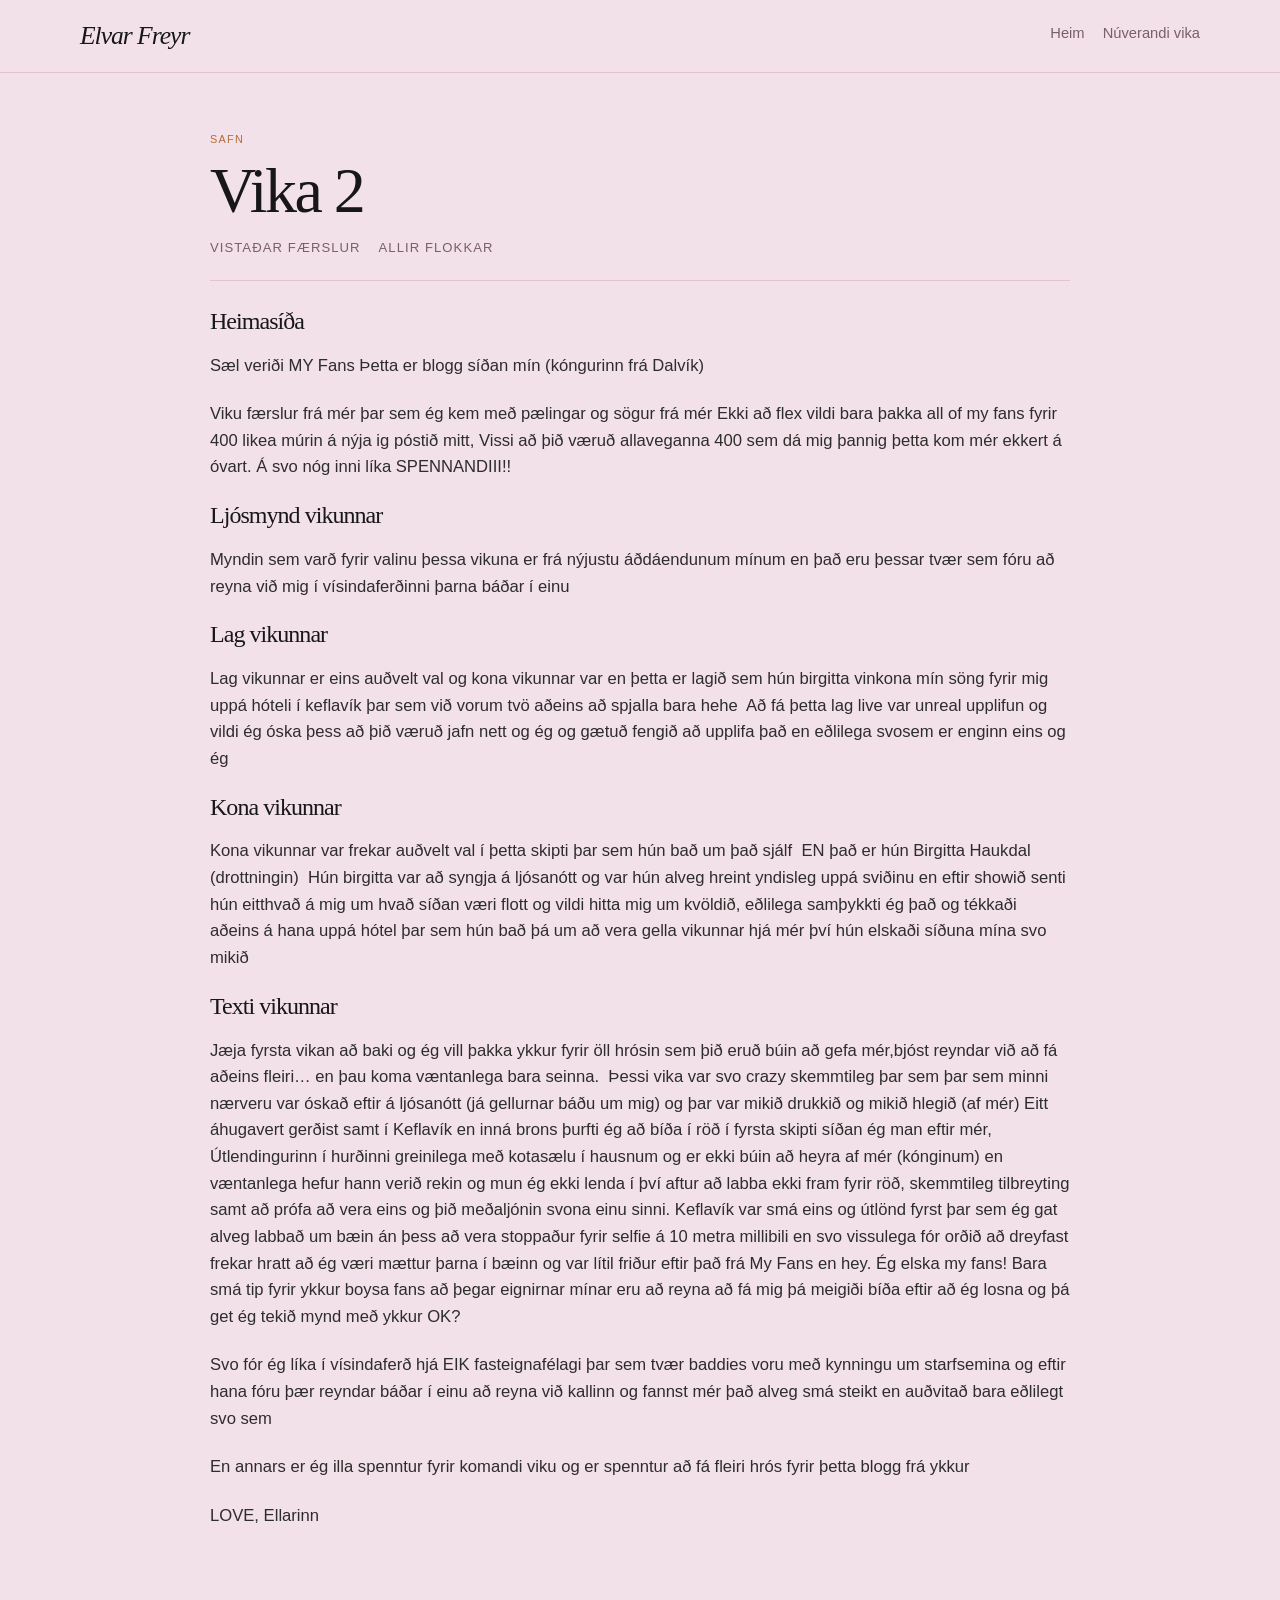
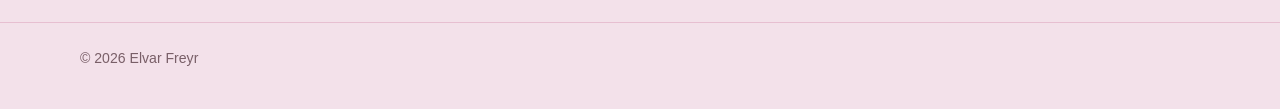
<file: vika-2/index.html>
<!DOCTYPE html>
<html lang="is">
  <head>
    <meta charset="UTF-8" />
    <meta name="viewport" content="width=device-width, initial-scale=1.0" />
    <title>Vika 2 — Elvar Freyr</title>
    <link rel="icon" type="image/jpeg" href="../Images/profile.jpg" />
    <link rel="stylesheet" href="../styles.css" />
  </head>
  <body>
    <header class="site-header">
      <div class="container">
        <a class="brand" href="../home/">Elvar Freyr</a>
        <nav class="site-nav" aria-label="Aðalvalmynd">
          <a href="../home/">Heim</a>
          <a href="../ljosmynd-vikunar/">Núverandi vika</a>
        </nav>
      </div>
    </header>

    <main class="entry">
      <div class="container">
        <header class="entry-header">
          <span class="eyebrow">Safn</span>
          <h1>Vika 2</h1>
          <div class="details">
            <span>Vistaðar færslur</span>
            <span>Allir flokkar</span>
          </div>
        </header>

        <div id="archive-content"></div>
      </div>
    </main>

    <footer class="page-footer">
      <div class="container">© 2026 Elvar Freyr</div>
    </footer>

    <script>
      const entries = [
        ['Heimasíða', 'homepage.txt'],
        ['Ljósmynd vikunnar', 'ljosmynd-vikunar.txt'],
        ['Lag vikunnar', 'lag-vikunar.txt'],
        ['Kona vikunnar', 'kona-vikunar.txt'],
        ['Texti vikunnar', 'texti-vikunar.txt']
      ];

      const archive = document.getElementById('archive-content');

      Promise.all(entries.map(([title, file]) =>
        fetch(`../Textar/vika-2/${file}`).then((response) => {
          if (!response.ok) throw new Error('Text file not found');
          return response.text();
        }).then((text) => ({ title, text }))
      )).then((loadedEntries) => {
        archive.innerHTML = loadedEntries.map(({ title, text }) => {
          const paragraphs = text
            .split(/\n\s*\n/)
            .map((paragraph) => paragraph.trim())
            .filter(Boolean)
            .map((paragraph) => `<p>${paragraph.replace(/\n/g, ' ')}</p>`)
            .join('');

          return `<section class="archive-entry"><h2>${title}</h2>${paragraphs}</section>`;
        }).join('');
      }).catch(() => {
        archive.innerHTML = '<p>Textarnir eru ekki tiltækir.</p>';
      });
    </script>
  </body>
</html>
</file>
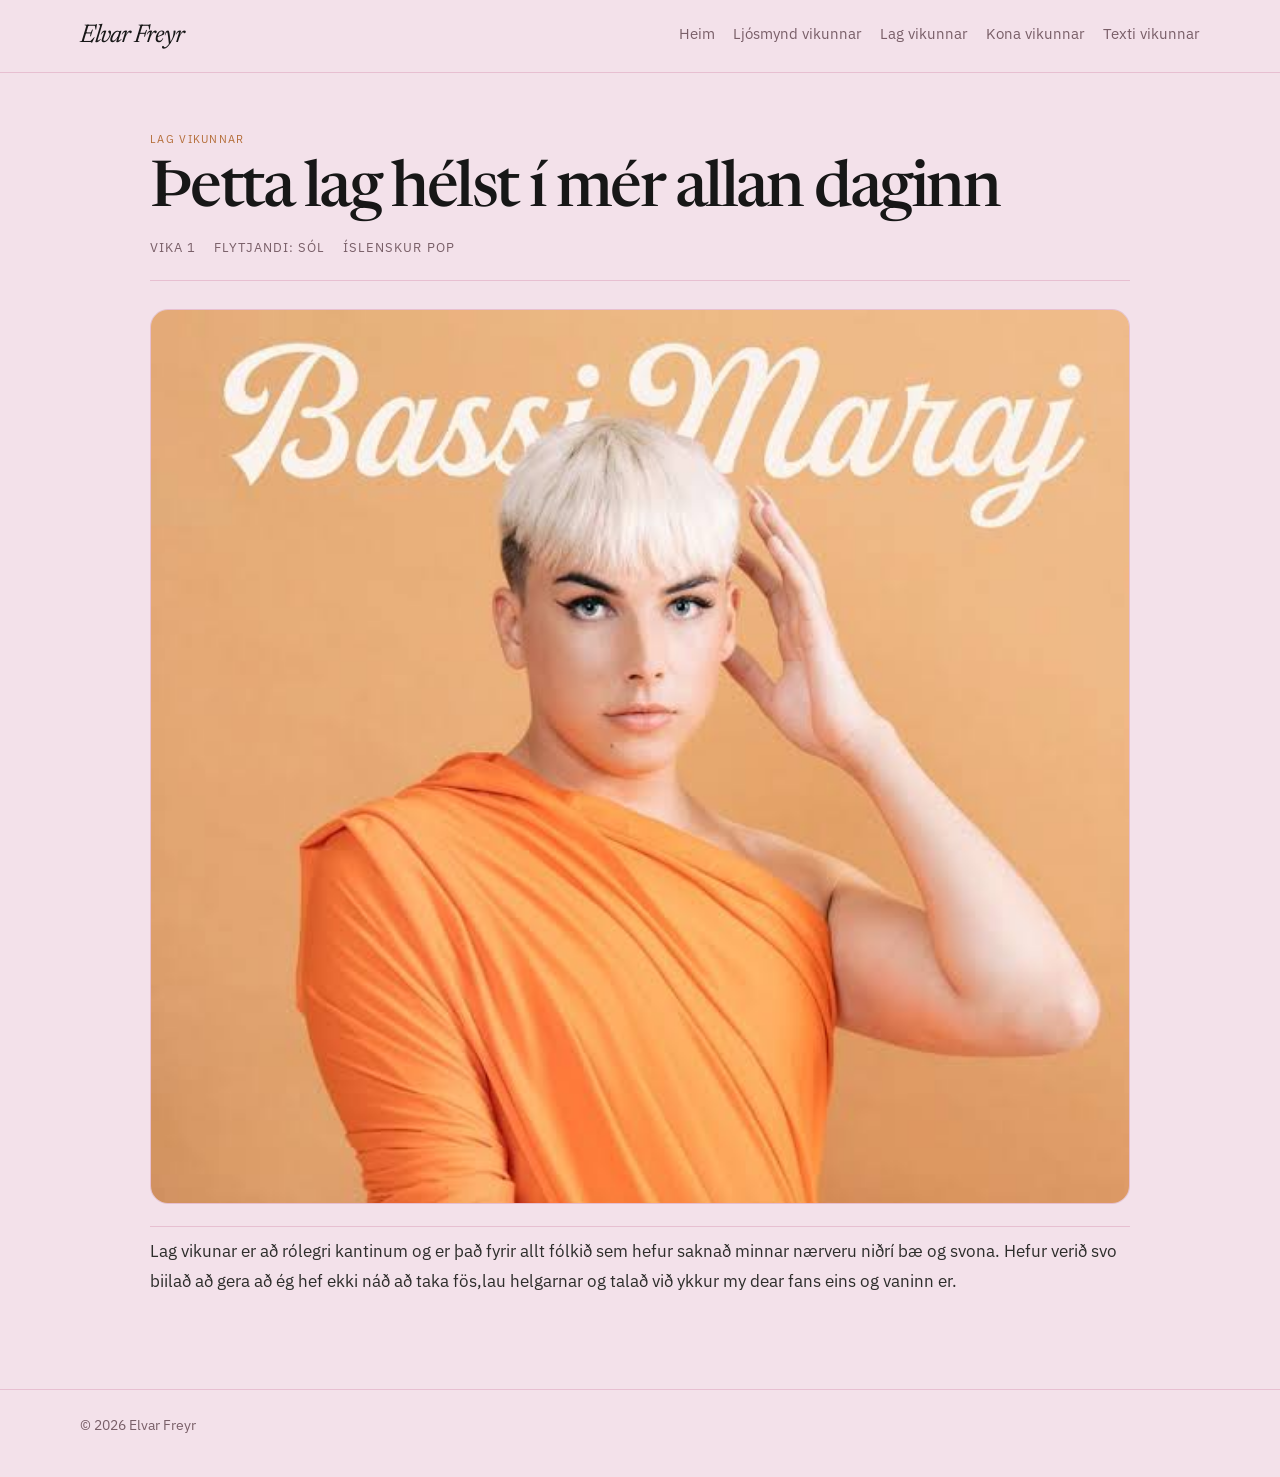
<file: lag-vikunar.html>
<!DOCTYPE html>
<html lang="is">
  <head>
    <meta charset="UTF-8" />
    <meta name="viewport" content="width=device-width, initial-scale=1.0" />
    <title>Lag vikunnar — Elvar Freyr</title>
    <link rel="icon" type="image/jpeg" href="Images/profile.jpg" />
    <link rel="apple-touch-icon" href="Images/profile.jpg" />
    <link rel="preconnect" href="https://fonts.googleapis.com" />
    <link rel="preconnect" href="https://fonts.gstatic.com" crossorigin />
    <link href="https://fonts.googleapis.com/css2?family=Newsreader:ital,wght@0,400;0,500;1,400;1,500&family=IBM+Plex+Sans:wght@400;500;600;700&display=swap" rel="stylesheet" />
    <link rel="stylesheet" href="styles.css" />
  </head>
  <body>
    <header class="site-header">
      <div class="container">
        <a class="brand" href="index.html">Elvar Freyr</a>
        <nav class="site-nav" aria-label="Aðalvalmynd">
          <a href="index.html">Heim</a>
          <a href="ljosmynd-vikunar.html">Ljósmynd vikunnar</a>
          <a href="lag-vikunar.html">Lag vikunnar</a>
          <a href="kona-vikunar.html">Kona vikunnar</a>
          <a href="texti-vikunar.html">Texti vikunnar</a>
        </nav>
      </div>
    </header>

    <main class="entry single-entry">
      <div class="container">
        <header class="entry-header compact-header">
          <span class="eyebrow">Lag vikunnar</span>
          <h1>Þetta lag hélst í mér allan daginn</h1>
          <div class="details">
            <span>Vika 1</span>
            <span>Flytjandi: Sól</span>
            <span>Íslenskur pop</span>
          </div>
        </header>

        <img class="page-image" src="Images/lag-vikunar.JPG" alt="Lag vikunnar" />

        <div class="single-text-block" id="text-content"></div>
      </div>
    </main>

    <footer class="page-footer">
      <div class="container">© 2026 Elvar Freyr</div>
    </footer>

    <script>
      fetch('Textar/lag-vikunar.txt')
        .then((response) => {
          if (!response.ok) throw new Error('Text file not found');
          return response.text();
        })
        .then((text) => {
          const container = document.getElementById('text-content');
          if (!container) return;

          const paragraphs = text
            .split(/\n\s*\n/)
            .map((paragraph) => paragraph.trim())
            .filter(Boolean);

          container.innerHTML = paragraphs
            .map((paragraph) => `<p>${paragraph.replace(/\n/g, ' ')}</p>`)
            .join('');
        })
        .catch(() => {
          const container = document.getElementById('text-content');
          if (container) {
            container.innerHTML = '<p>Textinn er ekki tiltækur.</p>';
          }
        });
    </script>
  </body>
</html>
</file>
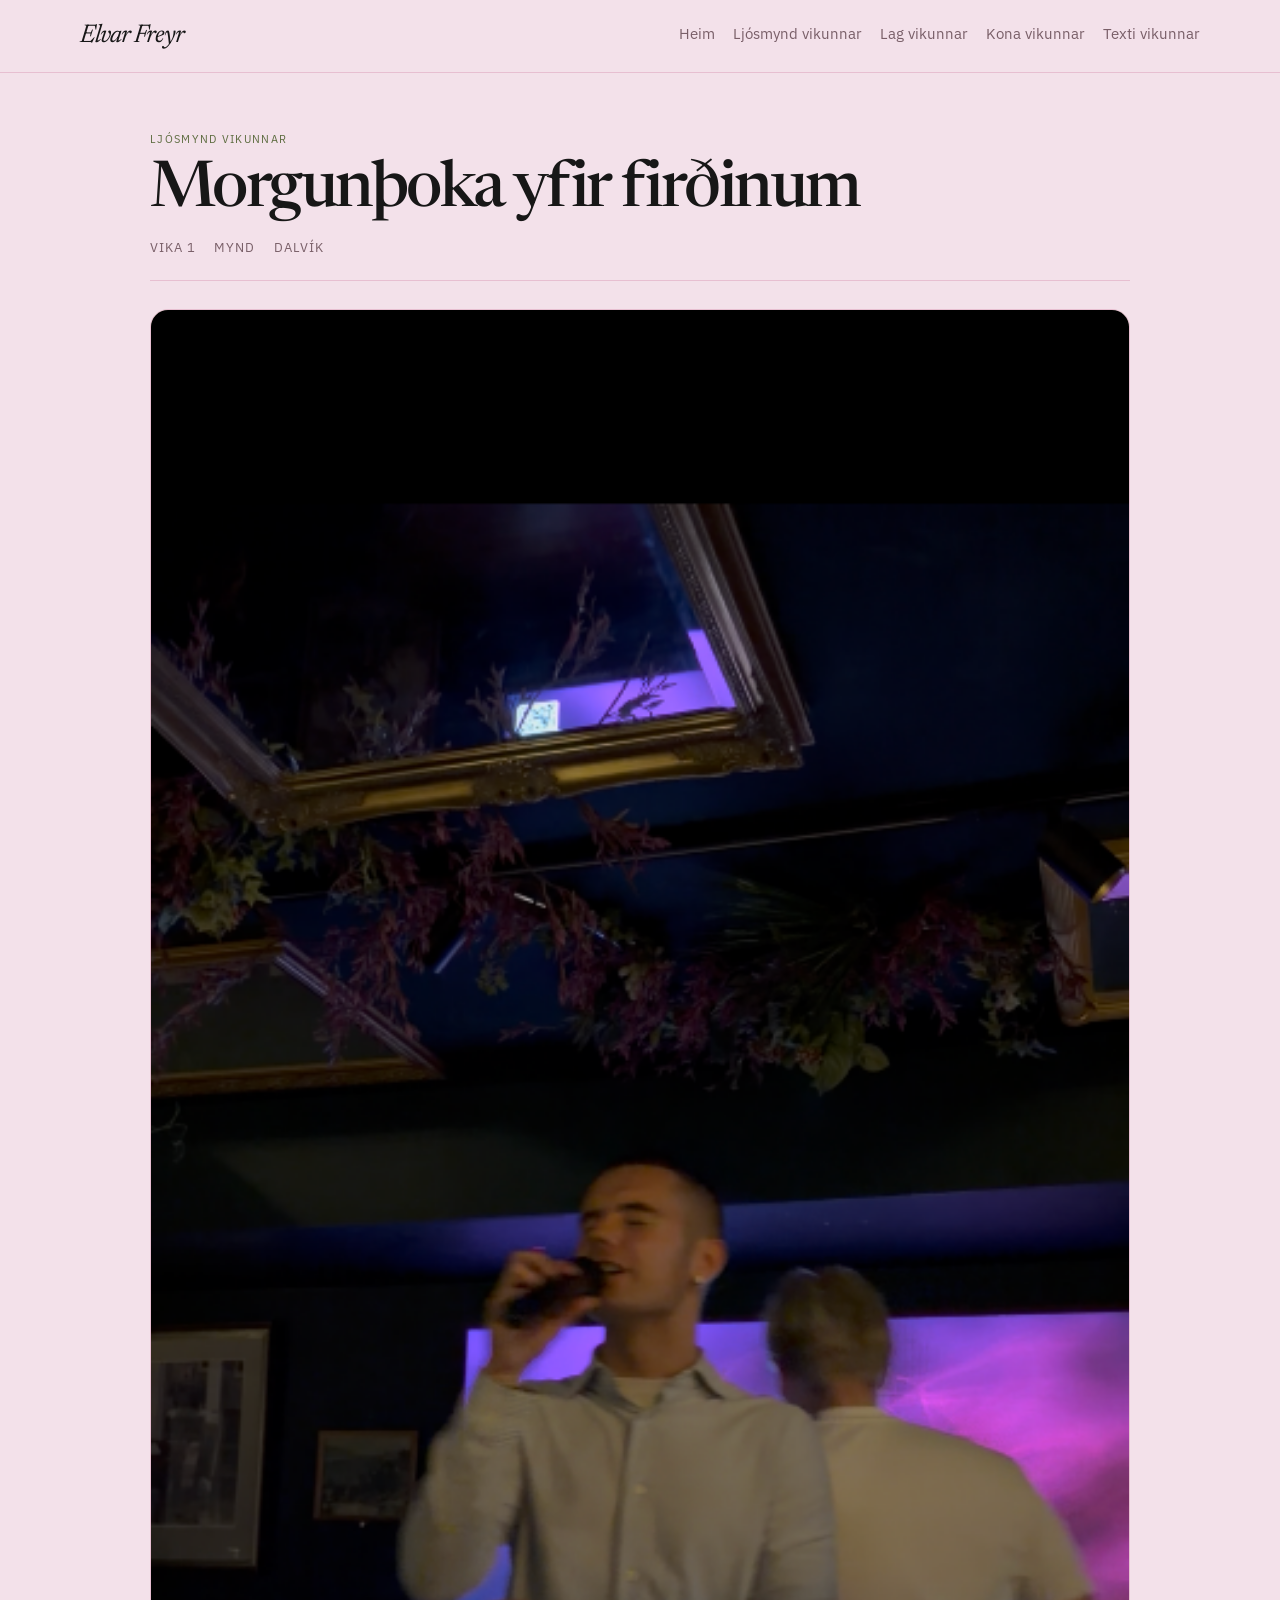
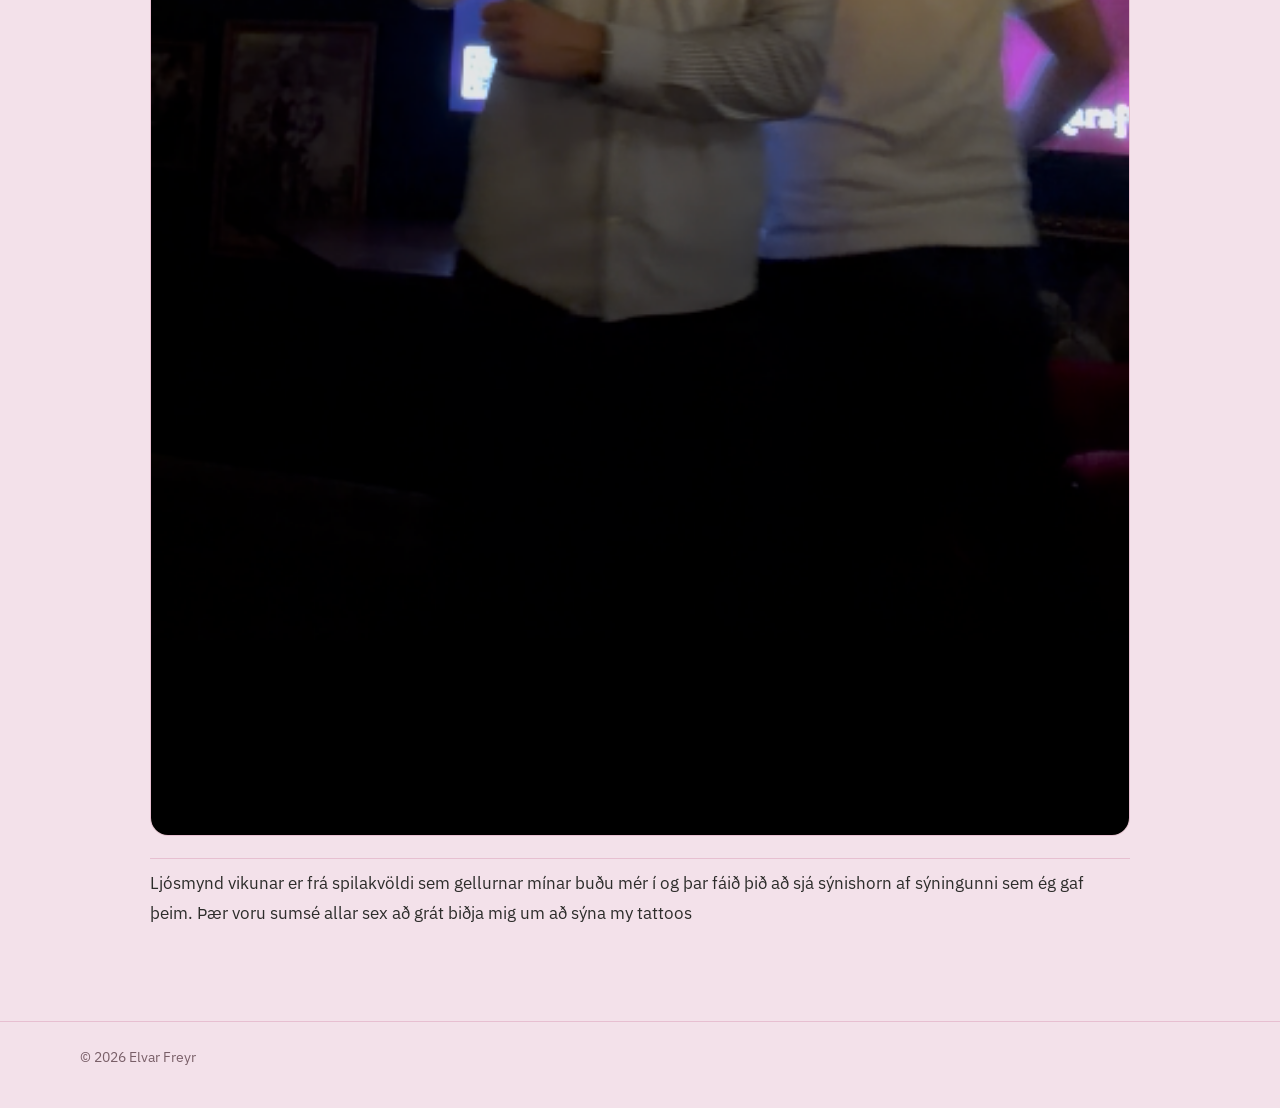
<file: ljosmynd-vikunar.html>
<!DOCTYPE html>
<html lang="is">
  <head>
    <meta charset="UTF-8" />
    <meta name="viewport" content="width=device-width, initial-scale=1.0" />
    <title>Ljósmynd vikunnar — Elvar Freyr</title>
    <link rel="icon" type="image/jpeg" href="Images/profile.jpg" />
    <link rel="apple-touch-icon" href="Images/profile.jpg" />
    <link rel="preconnect" href="https://fonts.googleapis.com" />
    <link rel="preconnect" href="https://fonts.gstatic.com" crossorigin />
    <link href="https://fonts.googleapis.com/css2?family=Newsreader:ital,wght@0,400;0,500;1,400;1,500&family=IBM+Plex+Sans:wght@400;500;600;700&display=swap" rel="stylesheet" />
    <link rel="stylesheet" href="styles.css" />
  </head>
  <body>
    <header class="site-header">
      <div class="container">
        <a class="brand" href="index.html">Elvar Freyr</a>
        <nav class="site-nav" aria-label="Aðalvalmynd">
          <a href="index.html">Heim</a>
          <a href="ljosmynd-vikunar.html">Ljósmynd vikunnar</a>
          <a href="lag-vikunar.html">Lag vikunnar</a>
          <a href="kona-vikunar.html">Kona vikunnar</a>
          <a href="texti-vikunar.html">Texti vikunnar</a>
        </nav>
      </div>
    </header>

    <main class="entry single-entry">
      <div class="container">
        <header class="entry-header compact-header">
          <span class="eyebrow" style="color: var(--photo);">Ljósmynd vikunnar</span>
          <h1>Morgunþoka yfir firðinum</h1>
          <div class="details">
            <span>Vika 1</span>
            <span>Mynd</span>
            <span>Dalvík</span>
          </div>
        </header>

        <img class="page-image" src="Images/mynd-vikunar.PNG" alt="Ljósmynd vikunnar" />

        <div class="single-text-block" id="text-content"></div>
      </div>
    </main>

    <footer class="page-footer">
      <div class="container">© 2026 Elvar Freyr</div>
    </footer>

    <script>
      fetch('Textar/ljosmynd-vikunar.txt')
        .then((response) => {
          if (!response.ok) throw new Error('Text file not found');
          return response.text();
        })
        .then((text) => {
          const container = document.getElementById('text-content');
          if (!container) return;

          const paragraphs = text
            .split(/\n\s*\n/)
            .map((paragraph) => paragraph.trim())
            .filter(Boolean);

          container.innerHTML = paragraphs
            .map((paragraph) => `<p>${paragraph.replace(/\n/g, ' ')}</p>`)
            .join('');
        })
        .catch(() => {
          const container = document.getElementById('text-content');
          if (container) {
            container.innerHTML = '<p>Textinn er ekki tiltækur.</p>';
          }
        });
    </script>
  </body>
</html>
</file>
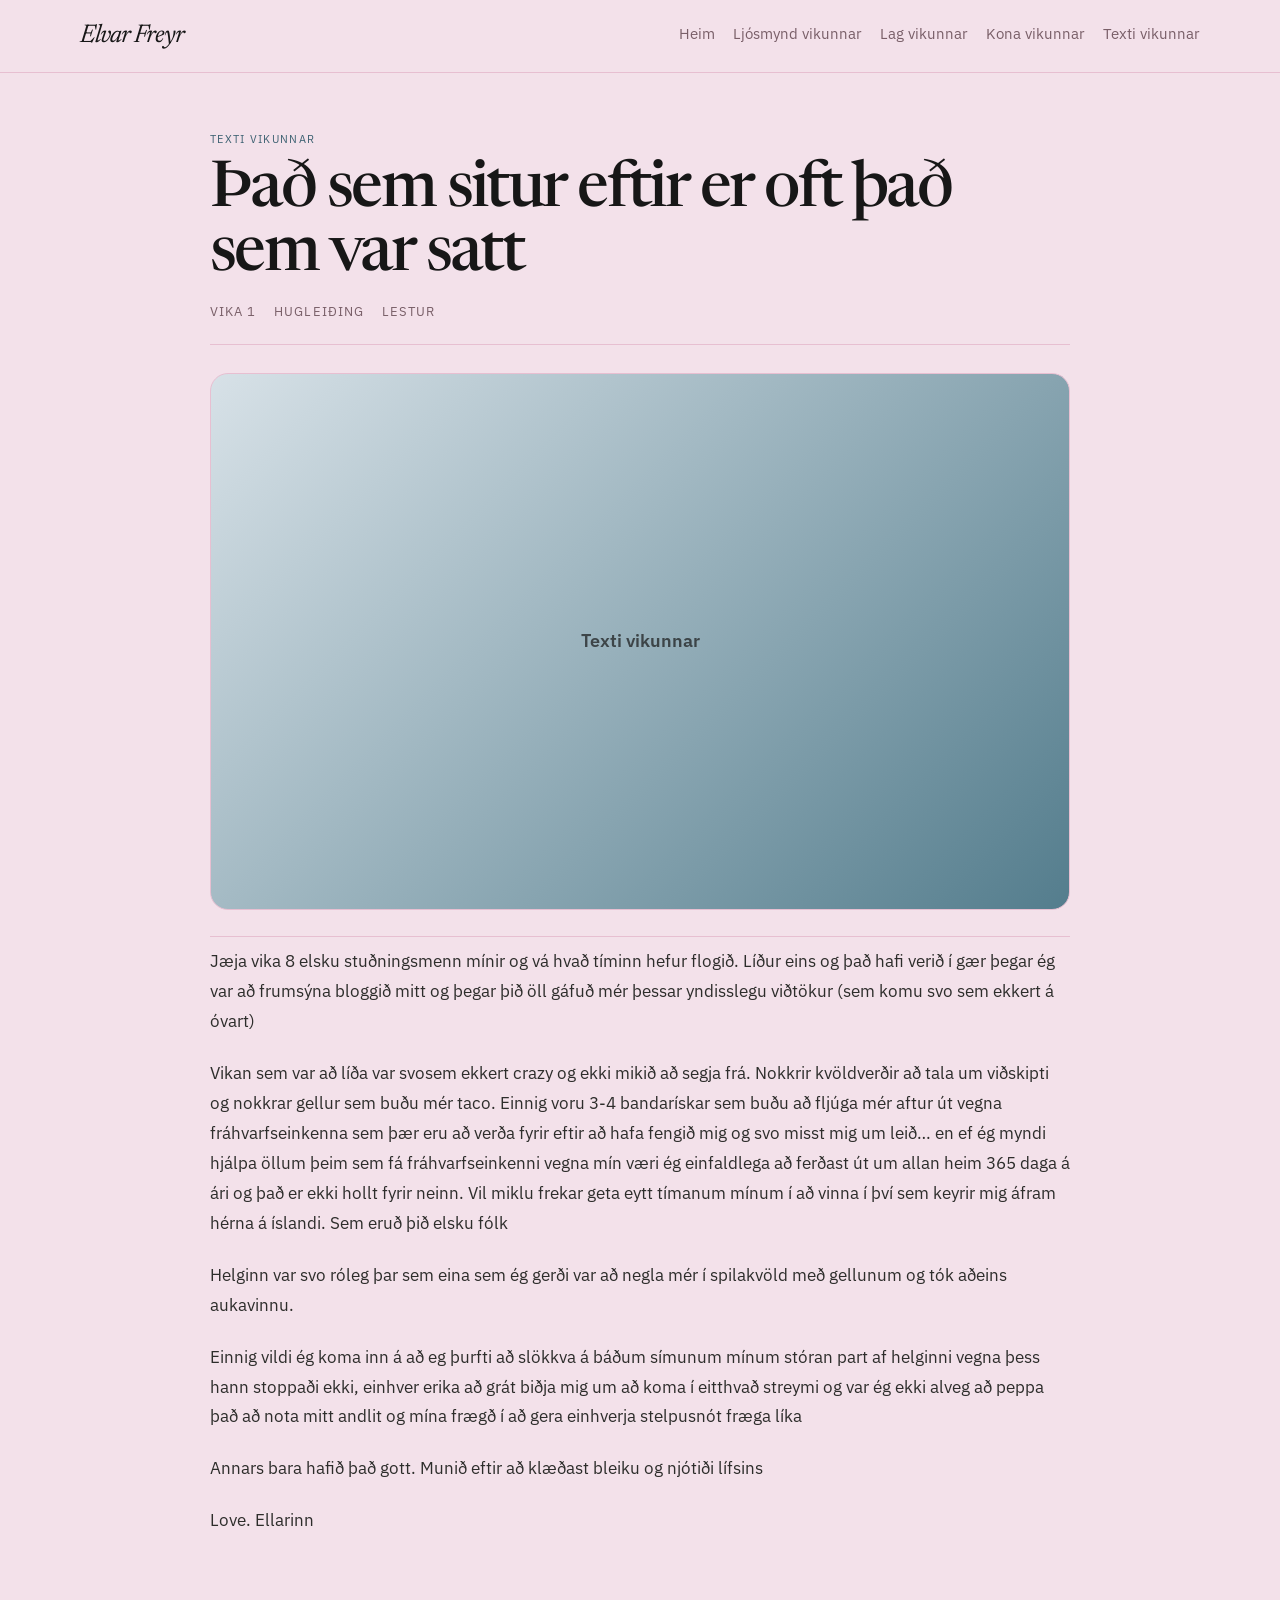
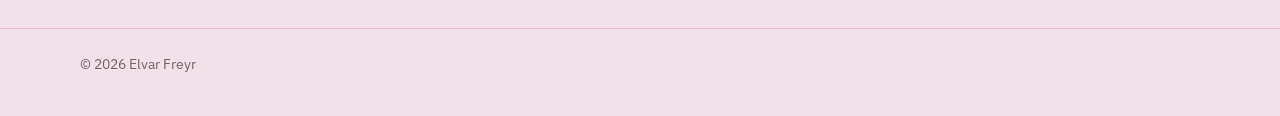
<file: texti-vikunar.html>
<!DOCTYPE html>
<html lang="is">
  <head>
    <meta charset="UTF-8" />
    <meta name="viewport" content="width=device-width, initial-scale=1.0" />
    <title>Texti vikunnar — Elvar Freyr</title>
    <link rel="icon" type="image/jpeg" href="Images/profile.jpg" />
    <link rel="apple-touch-icon" href="Images/profile.jpg" />
    <link rel="preconnect" href="https://fonts.googleapis.com" />
    <link rel="preconnect" href="https://fonts.gstatic.com" crossorigin />
    <link href="https://fonts.googleapis.com/css2?family=Newsreader:ital,wght@0,400;0,500;1,400;1,500&family=IBM+Plex+Sans:wght@400;500;600;700&display=swap" rel="stylesheet" />
    <link rel="stylesheet" href="styles.css" />
  </head>
  <body>
    <header class="site-header">
      <div class="container">
        <a class="brand" href="index.html">Elvar Freyr</a>
        <nav class="site-nav" aria-label="Aðalvalmynd">
          <a href="index.html">Heim</a>
          <a href="ljosmynd-vikunar.html">Ljósmynd vikunnar</a>
          <a href="lag-vikunar.html">Lag vikunnar</a>
          <a href="kona-vikunar.html">Kona vikunnar</a>
          <a href="texti-vikunar.html">Texti vikunnar</a>
        </nav>
      </div>
    </header>

    <main class="entry">
      <div class="container">
        <header class="entry-header">
          <span class="eyebrow" style="color: var(--text);">Texti vikunnar</span>
          <h1>Það sem situr eftir er oft það sem var satt</h1>
          <div class="details">
            <span>Vika 1</span>
            <span>Hugleiðing</span>
            <span>Lestur</span>
          </div>
        </header>

        <div class="feature-illustration" style="background: linear-gradient(135deg, #d7e1e7, #547d8d);">Texti vikunnar</div>

        <div class="single-text-block" id="text-content"></div>
      </div>
    </main>

    <footer class="page-footer">
      <div class="container">© 2026 Elvar Freyr</div>
    </footer>

    <script>
      const textFile = 'Textar/texti-vikunar.txt';

      fetch(textFile)
        .then((response) => {
          if (!response.ok) throw new Error('Text file not found');
          return response.text();
        })
        .then((text) => {
          const container = document.getElementById('text-content');
          if (!container) return;

          const paragraphs = text
            .split(/\n\s*\n/)
            .map((paragraph) => paragraph.trim())
            .filter(Boolean);

          container.innerHTML = paragraphs
            .map((paragraph) => `<p>${paragraph.replace(/\n/g, ' ')}</p>`)
            .join('');
        })
        .catch(() => {
          const container = document.getElementById('text-content');
          if (container) {
            container.innerHTML = '<p>Textinn er ekki tiltækur.</p>';
          }
        });
    </script>
  </body>
</html>
</file>
<file: styles.css>
:root {
  --ink: #171717;
  --paper: #f3e1ea;
  --panel: #fff8fb;
  --line: #e7bfd1;
  --muted: #795f68;
  --song: #b46d38;
  --woman: #9d4b59;
  --text: #3d6172;
  --photo: #5c6b3f;
  --shadow: rgba(112, 75, 90, 0.1);
}

* { box-sizing: border-box; }

html { scroll-behavior: smooth; }

body {
  margin: 0;
  font-family: "IBM Plex Sans", Arial, sans-serif;
  background: var(--paper);
  color: var(--ink);
  line-height: 1.6;
}

a { color: inherit; text-decoration: none; }

img { max-width: 100%; display: block; }

.container {
  width: min(1120px, calc(100% - 32px));
  margin: 0 auto;
}

.site-header {
  position: sticky;
  top: 0;
  z-index: 20;
  background: rgba(243, 225, 234, 0.94);
  backdrop-filter: blur(10px);
  border-bottom: 1px solid var(--line);
}

.site-header .container {
  display: flex;
  align-items: center;
  justify-content: space-between;
  min-height: 72px;
  gap: 20px;
}

.brand {
  font-family: "Newsreader", Georgia, serif;
  font-style: italic;
  font-size: clamp(1.4rem, 2vw, 1.8rem);
  letter-spacing: -0.04em;
}

.site-nav {
  display: flex;
  align-items: center;
  gap: 18px;
  flex-wrap: wrap;
  font-size: 0.92rem;
  color: var(--muted);
}

.site-nav a {
  position: relative;
  padding-bottom: 4px;
}

.site-nav a::after {
  content: "";
  position: absolute;
  left: 0;
  bottom: 0;
  width: 100%;
  height: 1px;
  background: var(--ink);
  transform: scaleX(0);
  transform-origin: left;
  transition: transform 0.2s ease;
}

.site-nav a:hover::after,
.site-nav a:focus-visible::after {
  transform: scaleX(1);
}

.page-shell {
  padding: 56px 0 72px;
}

.hero {
  padding: 54px 0 70px;
}

.home-intro {
  max-width: 780px;
  padding-top: 18px;
}

.home-intro-inner {
  display: grid;
  gap: 12px;
}

.eyebrow {
  display: inline-block;
  margin-bottom: 0;
  font-size: 0.68rem;
  letter-spacing: 0.12em;
  text-transform: uppercase;
  color: var(--muted);
}

.hero h1, .feature-card h2, .entry h1, .entry h2 {
  font-family: "Newsreader", Georgia, serif;
  font-weight: 500;
  letter-spacing: -0.04em;
  line-height: 1;
}

.hero h1 {
  font-size: clamp(3rem, 6vw, 6.2rem);
  max-width: 760px;
  margin: 0;
}

.byline {
  margin: 0;
  color: var(--muted);
  font-size: clamp(1.18rem, 2vw, 1.6rem);
  letter-spacing: 0.02em;
  text-transform: none;
  font-family: "Newsreader", Georgia, serif;
  font-style: italic;
}

.hero p.lead {
  max-width: 700px;
  margin: 0;
  font-size: clamp(0.98rem, 1.5vw, 1.18rem);
  color: var(--muted);
  line-height: 1.7;
}

.meta {
  margin-top: 18px;
  color: var(--muted);
  font-size: 0.8rem;
  letter-spacing: 0.08em;
  text-transform: uppercase;
}

.feature-grid {
  display: grid;
  grid-template-columns: repeat(2, minmax(0, 1fr));
  gap: 18px;
  margin-top: 42px;
}

.feature-card {
  background: var(--panel);
  border: 1px solid var(--line);
  border-radius: 18px;
  padding: 24px;
  box-shadow: 0 8px 24px var(--shadow);
}

.feature-card .tag {
  display: inline-block;
  margin-bottom: 10px;
  font-size: 0.72rem;
  letter-spacing: 0.1em;
  text-transform: uppercase;
  color: var(--song);
}

.feature-card h2 {
  font-size: clamp(1.8rem, 3vw, 2.6rem);
  margin: 0 0 10px;
}

.feature-card p {
  color: var(--muted);
  margin: 0 0 18px;
}

.button-row {
  display: flex;
  flex-wrap: wrap;
  gap: 12px;
}

.button {
  display: inline-flex;
  align-items: center;
  justify-content: center;
  min-height: 42px;
  padding: 0 16px;
  border-radius: 999px;
  border: 1px solid var(--line);
  background: #fff;
  font-size: 0.88rem;
  transition: transform 0.2s ease, border-color 0.2s ease;
}

.button:hover,
.button:focus-visible {
  transform: translateY(-1px);
  border-color: var(--ink);
}

.feature-card.song .tag { color: var(--song); }
.feature-card.text .tag { color: var(--text); }
.feature-card.person .tag { color: var(--woman); }
.feature-card.photo .tag { color: var(--photo); }

.entry {
  padding: 52px 0 70px;
}

.entry .container {
  max-width: 860px;
}

.single-entry .container {
  max-width: 980px;
}

.compact-header {
  margin-bottom: 18px;
}

.story-visual {
  width: 100%;
  min-height: 420px;
  border-radius: 18px;
  border: 1px solid var(--line);
  display: grid;
  place-items: center;
  font-size: 1.15rem;
  font-weight: 600;
  color: rgba(23, 23, 23, 0.7);
  margin-bottom: 18px;
  background-size: cover;
  background-position: center;
  background-repeat: no-repeat;
  overflow: hidden;
}

.story-visual-woman {
  background: linear-gradient(135deg, #e6c7d2, #a56d78);
}

.single-text-block {
  margin-top: 10px;
  padding-top: 10px;
  border-top: 1px solid var(--line);
}

.single-text-block p {
  margin: 0;
  font-size: 1.02rem;
  line-height: 1.8;
  color: #2d2d2b;
}

.week-archive {
  margin-top: 34px;
  border-top: 1px solid var(--line);
  padding-top: 14px;
}

.week-archive summary {
  cursor: pointer;
  color: var(--muted);
  font-size: 0.82rem;
  letter-spacing: 0.08em;
  text-transform: uppercase;
}

.archive-image {
  display: block;
  width: 100%;
  max-width: 720px;
  height: auto;
  margin-top: 16px;
  border: 1px solid var(--line);
  border-radius: 12px;
}

.week-archive .single-text-block {
  margin-top: 14px;
}

.entry-header {
  border-bottom: 1px solid var(--line);
  padding-bottom: 22px;
  margin-bottom: 28px;
}

.entry .eyebrow {
  color: var(--song);
}

.entry h1 {
  font-size: clamp(2.5rem, 5vw, 4rem);
  margin: 8px 0 14px;
}

.entry .details {
  display: flex;
  flex-wrap: wrap;
  gap: 18px;
  color: var(--muted);
  font-size: 0.82rem;
  letter-spacing: 0.08em;
  text-transform: uppercase;
}

.feature-illustration {
  width: 100%;
  aspect-ratio: 16 / 10;
  background: linear-gradient(135deg, #e7d5c1, #d89d69);
  border-radius: 18px;
  border: 1px solid var(--line);
  display: grid;
  place-items: center;
  color: rgba(23, 23, 23, 0.7);
  font-size: 1.1rem;
  font-weight: 600;
  margin-bottom: 26px;
}

.page-image {
  display: block;
  width: 100%;
  height: auto;
  object-fit: contain;
  object-position: center;
  border-radius: 18px;
  border: 1px solid var(--line);
  margin-bottom: 22px;
  background: #e7dfd2;
}

.entry p {
  font-size: 1.04rem;
  color: #2d2d2b;
  margin: 0 0 22px;
}

.quote {
  margin: 28px 0;
  padding: 22px 24px;
  border-left: 3px solid var(--song);
  background: rgba(180, 109, 56, 0.05);
  font-family: "Newsreader", Georgia, serif;
  font-size: clamp(1.3rem, 2vw, 1.8rem);
  line-height: 1.35;
}

.page-footer {
  border-top: 1px solid var(--line);
  padding: 24px 0 40px;
  color: var(--muted);
  font-size: 0.88rem;
}

@media (max-width: 720px) {
  .site-header .container {
    flex-direction: column;
    justify-content: center;
    padding: 12px 0 16px;
  }

  .feature-grid {
    grid-template-columns: 1fr;
  }

  .site-nav {
    justify-content: center;
  }
}
</file>
